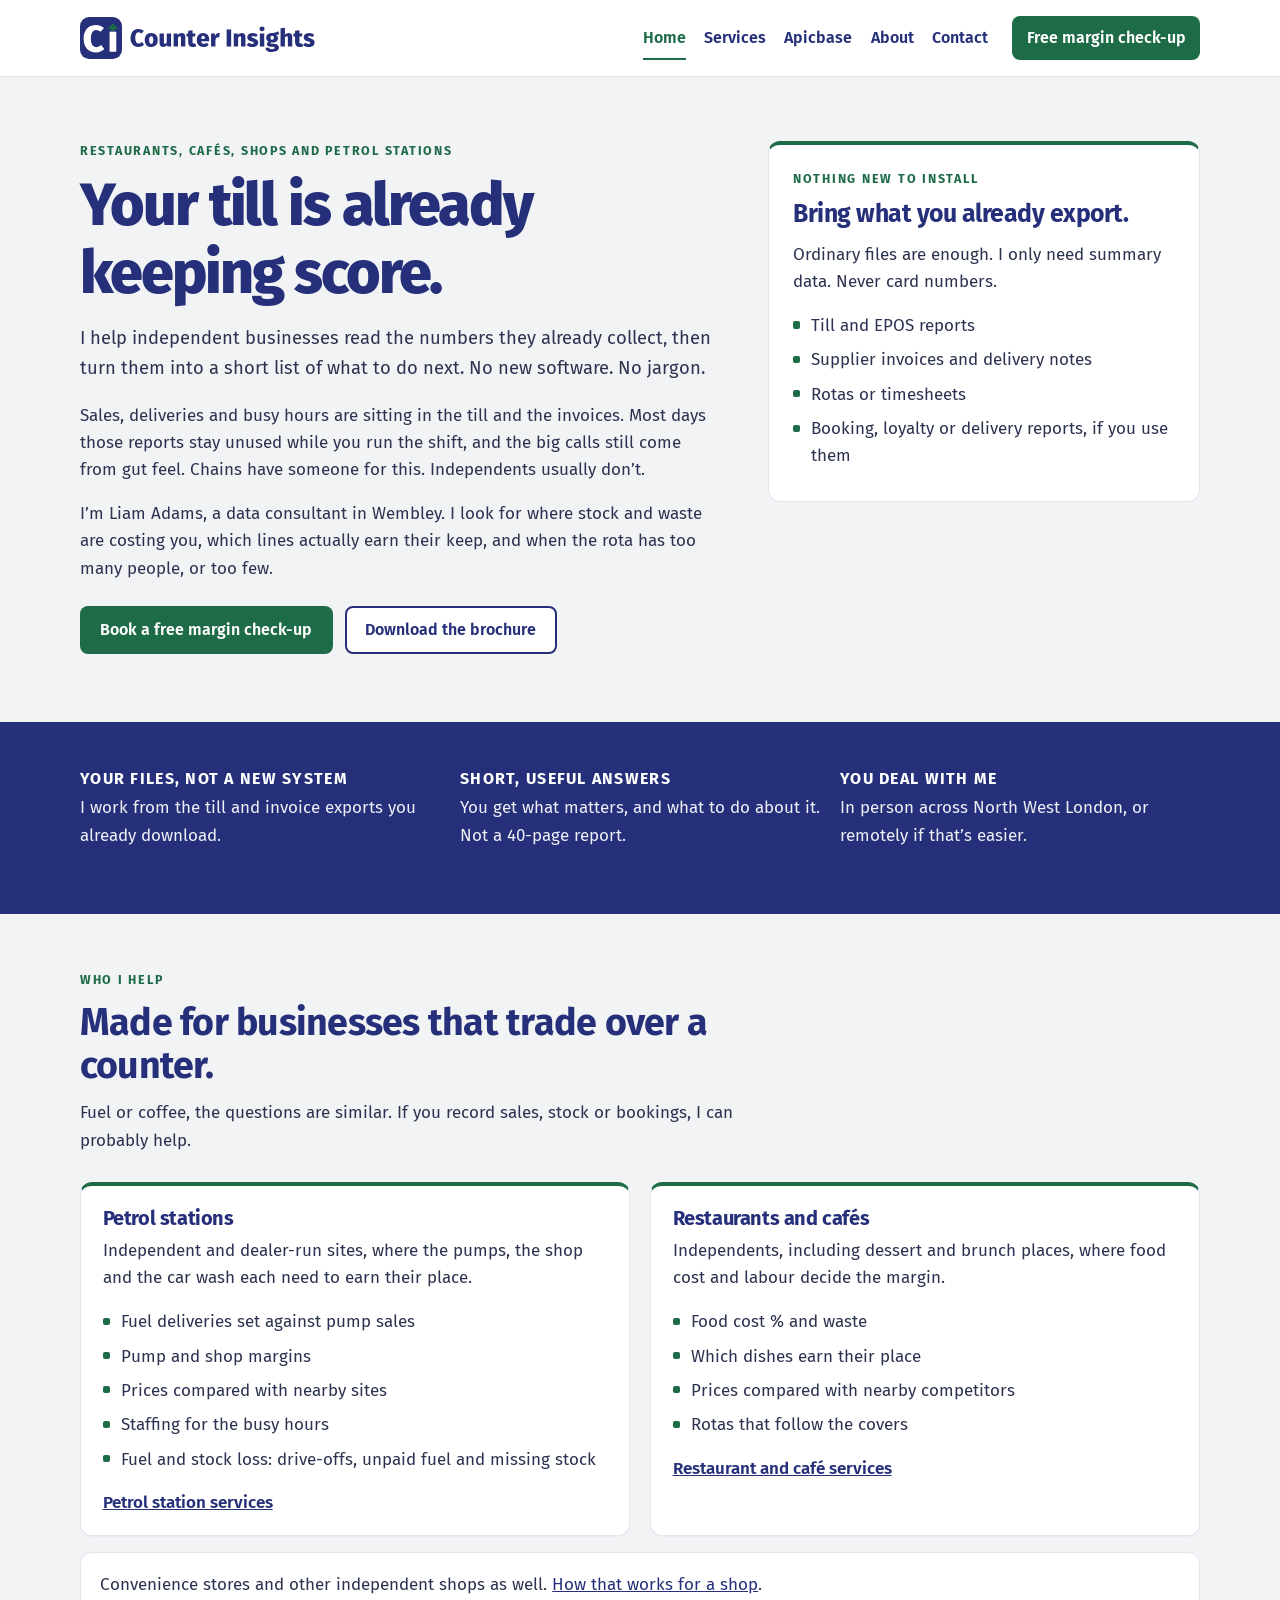
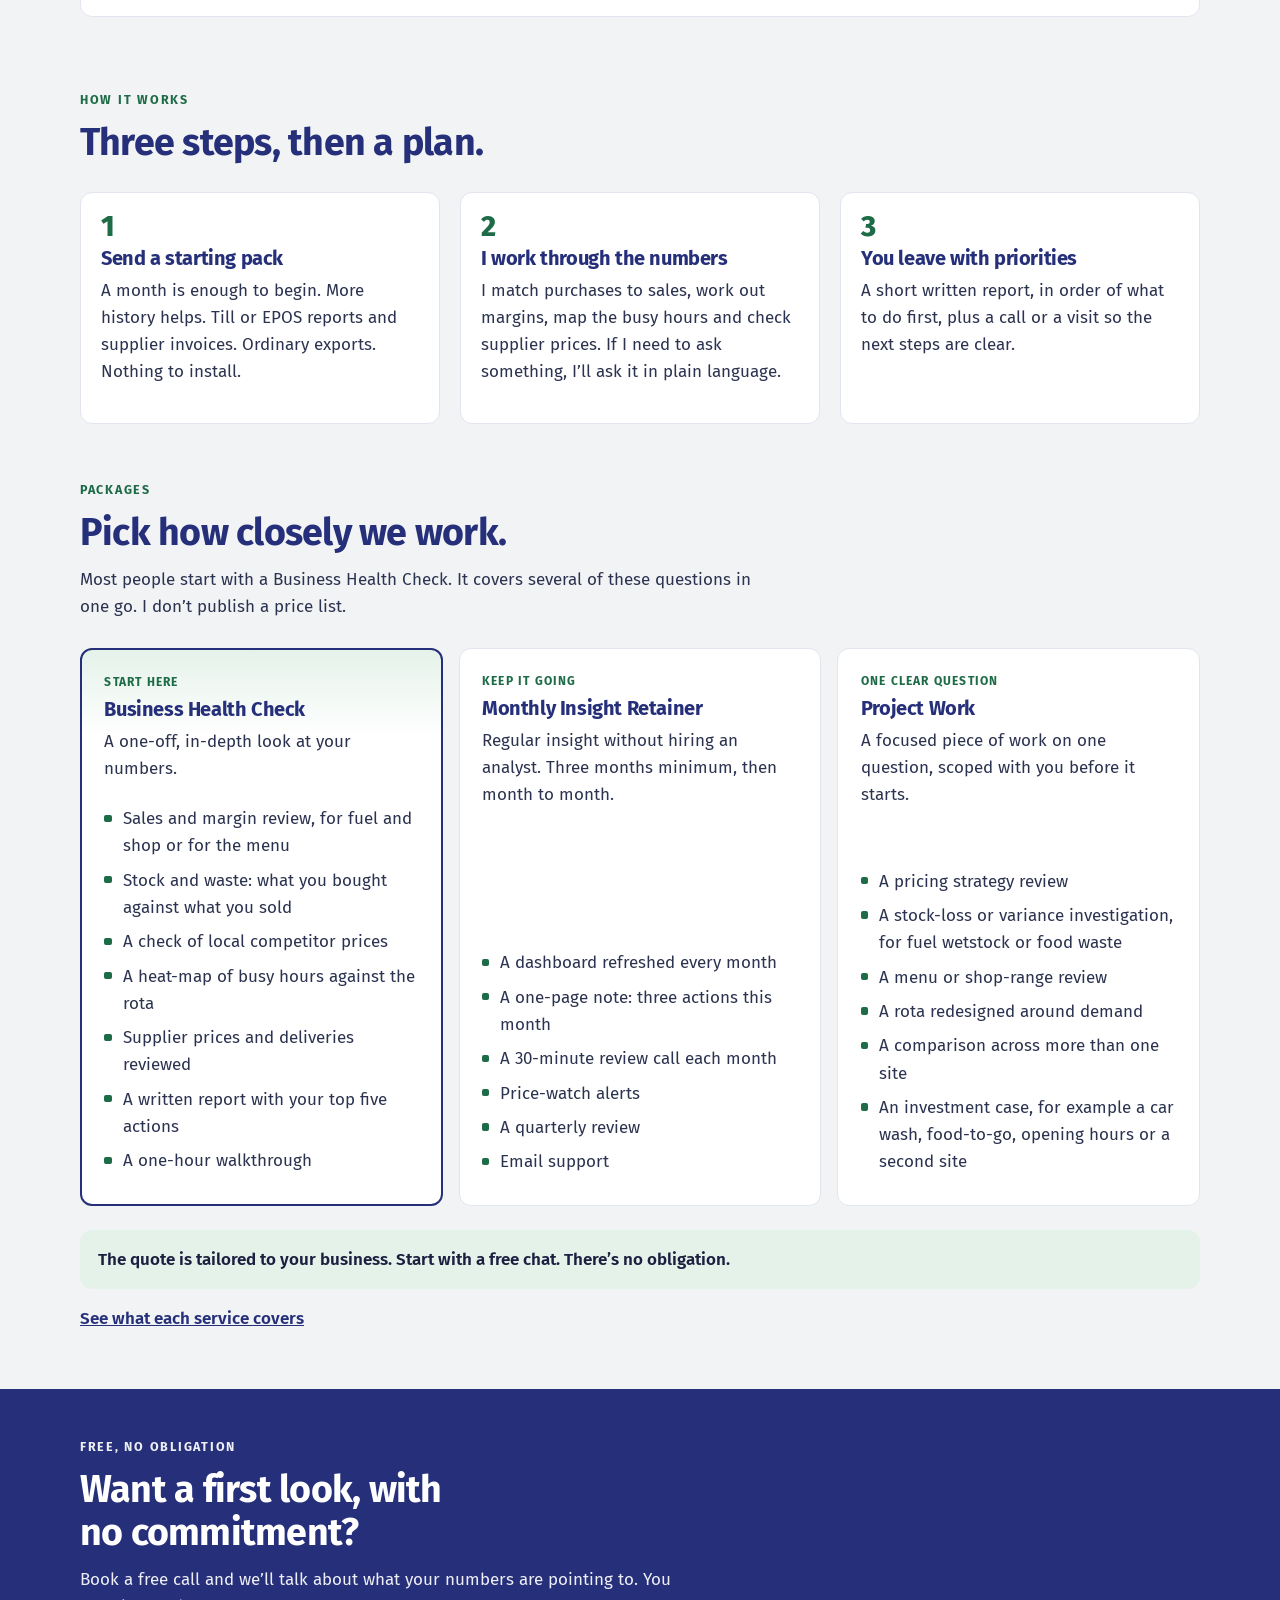
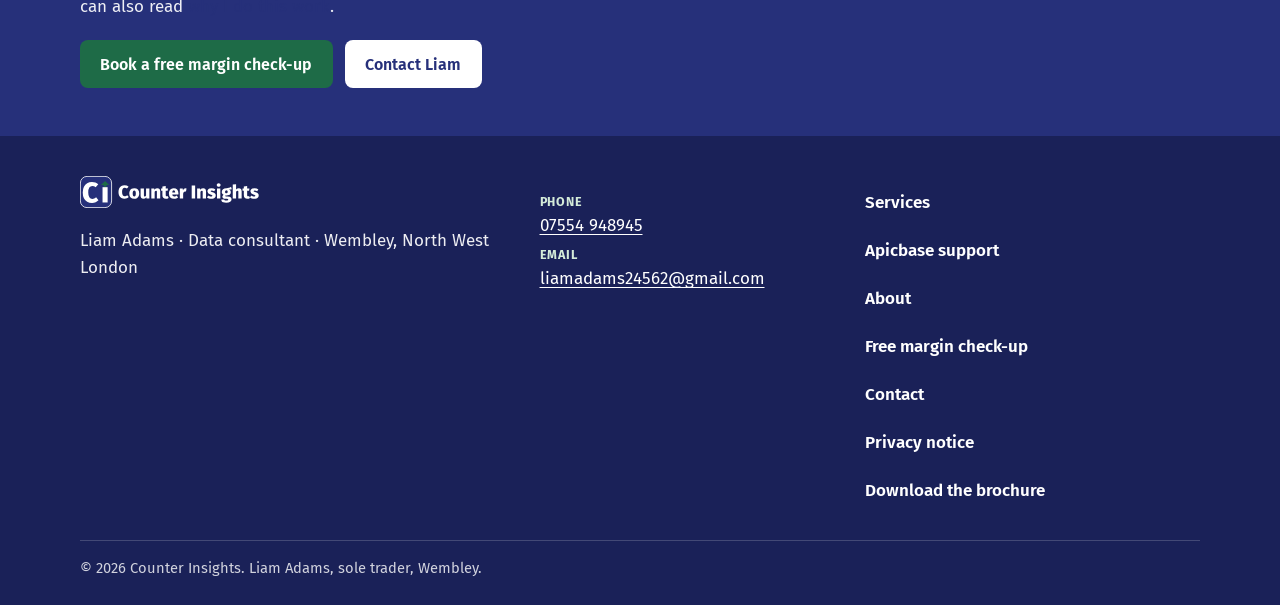
<file: index.html>
<!DOCTYPE html>
<html lang="en-GB">
<head>
  <meta charset="utf-8">
  <meta name="viewport" content="width=device-width, initial-scale=1">
  <title>Counter Insights | The numbers you already have</title>
  <meta name="description" content="I help restaurants, cafés, shops and petrol stations turn till, stock and rota data into a short list of what to do next. Based in Wembley, North West London.">
  <meta name="author" content="Liam Adams">
  <meta name="theme-color" content="#26307a">
  <link rel="canonical" href="https://counter-insights-website.netlify.app/">
  <meta property="og:title" content="Counter Insights | The numbers you already have">
  <meta property="og:description" content="Clear next steps from the till, stock and rota data restaurants, cafés, shops and petrol stations already collect.">
  <meta property="og:type" content="website">
  <meta property="og:locale" content="en_GB">
  <meta property="og:site_name" content="Counter Insights">
  <meta property="og:url" content="https://counter-insights-website.netlify.app/">
  <meta property="og:image" content="https://counter-insights-website.netlify.app/assets/og-image.png">
  <meta property="og:image:width" content="1200">
  <meta property="og:image:height" content="630">
  <meta property="og:image:alt" content="Counter Insights. Your till is already keeping score.">
  <meta name="twitter:card" content="summary_large_image">
  <link rel="icon" href="assets/favicon.svg" type="image/svg+xml">
  <link rel="icon" href="assets/favicon-32.png" type="image/png" sizes="32x32">
  <link rel="icon" href="assets/favicon-16.png" type="image/png" sizes="16x16">
  <link rel="apple-touch-icon" href="assets/apple-touch-icon.png">
  <link rel="stylesheet" href="css/styles.css">
  <script type="application/ld+json">
  {
    "@context": "https://schema.org",
    "@type": "ProfessionalService",
    "name": "Counter Insights",
    "description": "Data consulting that turns the till, stock and rota numbers small businesses already collect into a short list of what to do next.",
    "founder": {
      "@type": "Person",
      "name": "Liam Adams",
      "jobTitle": "Data consultant"
    },
    "areaServed": [
      { "@type": "AdministrativeArea", "name": "North West London" },
      { "@type": "Country", "name": "United Kingdom" }
    ],
    "address": {
      "@type": "PostalAddress",
      "addressLocality": "Wembley",
      "addressRegion": "London",
      "addressCountry": "GB"
    },
    "telephone": "+447554948945",
    "email": "liamadams24562@gmail.com",
    "image": "https://counter-insights-website.netlify.app/assets/og-image.png",
    "url": "https://counter-insights-website.netlify.app/"
  }
  </script>
  <script>document.documentElement.classList.add("js");</script>
</head>
<body>
  <a class="skip-link" href="#main">Skip to content</a>
  <header class="site-header">
    <div class="container header-inner">
      <a class="wordmark" href="index.html">
        <img src="assets/logo.svg" alt="Counter Insights" width="235" height="42">
      </a>
      <button class="nav-toggle" type="button" aria-expanded="false" aria-controls="site-nav">
        <span class="nav-toggle-icon" aria-hidden="true"></span>
        <span class="visually-hidden">Menu</span>
      </button>
      <nav id="site-nav" class="site-nav" aria-label="Main">
        <ul>
          <li><a href="index.html" aria-current="page">Home</a></li>
          <li><a href="services.html">Services</a></li>
          <li><a href="apicbase.html">Apicbase</a></li>
          <li><a href="about.html">About</a></li>
          <li><a href="contact.html">Contact</a></li>
          <li><a class="nav-cta" href="margin-check.html">Free margin check-up</a></li>
        </ul>
      </nav>
    </div>
  </header>

  <main id="main">
    <section class="hero">
      <div class="container hero-grid">
        <div>
          <p class="eyebrow">Restaurants, cafés, shops and petrol stations</p>
          <h1>Your till is already keeping score.</h1>
          <p class="lede">I help independent businesses read the numbers they already collect, then turn them into a short list of what to do next. No new software. No jargon.</p>
          <p>Sales, deliveries and busy hours are sitting in the till and the invoices. Most days those reports stay unused while you run the shift, and the big calls still come from gut feel. Chains have someone for this. Independents usually don’t.</p>
          <p>I’m Liam Adams, a data consultant in Wembley. I look for where stock and waste are costing you, which lines actually earn their keep, and when the rota has too many people, or too few.</p>
          <div class="actions">
            <a class="button button-primary" href="margin-check.html">Book a free margin check-up</a>
            <a class="button button-secondary" href="assets/counter-insights-brochure.pdf" download>Download the brochure</a>
          </div>
        </div>
        <aside class="hero-panel" aria-label="What the work is built from">
          <p class="eyebrow">Nothing new to install</p>
          <h2>Bring what you already export.</h2>
          <p>Ordinary files are enough. I only need summary data. Never card numbers.</p>
          <ul class="ticks">
            <li>Till and EPOS reports</li>
            <li>Supplier invoices and delivery notes</li>
            <li>Rotas or timesheets</li>
            <li>Booking, loyalty or delivery reports, if you use them</li>
          </ul>
        </aside>
      </div>
    </section>

    <section class="band" aria-labelledby="principles-heading">
      <div class="container">
        <h2 id="principles-heading" class="visually-hidden">How I work</h2>
        <div class="principle-grid">
          <article class="principle">
            <h3>Your files, not a new system</h3>
            <p>I work from the till and invoice exports you already download.</p>
          </article>
          <article class="principle">
            <h3>Short, useful answers</h3>
            <p>You get what matters, and what to do about it. Not a 40-page report.</p>
          </article>
          <article class="principle">
            <h3>You deal with me</h3>
            <p>In person across North West London, or remotely if that’s easier.</p>
          </article>
        </div>
      </div>
    </section>

    <section class="section" aria-labelledby="who-heading">
      <div class="container">
        <div class="section-head">
          <p class="eyebrow">Who I help</p>
          <h2 id="who-heading">Made for businesses that trade over a counter.</h2>
          <p>Fuel or coffee, the questions are similar. If you record sales, stock or bookings, I can probably help.</p>
        </div>
        <div class="card-grid two">
          <article class="card card-accent">
            <h3><a href="services.html#petrol-stations">Petrol stations</a></h3>
            <p>Independent and dealer-run sites, where the pumps, the shop and the car wash each need to earn their place.</p>
            <ul class="ticks">
              <li>Fuel deliveries set against pump sales</li>
              <li>Pump and shop margins</li>
              <li>Prices compared with nearby sites</li>
              <li>Staffing for the busy hours</li>
              <li>Fuel and stock loss: drive-offs, unpaid fuel and missing stock</li>
            </ul>
            <p class="more"><a href="services.html#petrol-stations">Petrol station services</a></p>
          </article>
          <article class="card card-accent">
            <h3><a href="services.html#restaurants">Restaurants and cafés</a></h3>
            <p>Independents, including dessert and brunch places, where food cost and labour decide the margin.</p>
            <ul class="ticks">
              <li>Food cost % and waste</li>
              <li>Which dishes earn their place</li>
              <li>Prices compared with nearby competitors</li>
              <li>Rotas that follow the covers</li>
            </ul>
            <p class="more"><a href="services.html#restaurants">Restaurant and café services</a></p>
          </article>
        </div>
        <p class="note">Convenience stores and other independent shops as well. <a href="services.html#shops">How that works for a shop</a>.</p>
      </div>
    </section>

    <section class="section section-follow" aria-labelledby="how-heading">
      <div class="container">
        <div class="section-head">
          <p class="eyebrow">How it works</p>
          <h2 id="how-heading">Three steps, then a plan.</h2>
        </div>
        <div class="steps">
          <article class="step">
            <span class="step-num">1</span>
            <h3>Send a starting pack</h3>
            <p>A month is enough to begin. More history helps. Till or EPOS reports and supplier invoices. Ordinary exports. Nothing to install.</p>
          </article>
          <article class="step">
            <span class="step-num">2</span>
            <h3>I work through the numbers</h3>
            <p>I match purchases to sales, work out margins, map the busy hours and check supplier prices. If I need to ask something, I’ll ask it in plain language.</p>
          </article>
          <article class="step">
            <span class="step-num">3</span>
            <h3>You leave with priorities</h3>
            <p>A short written report, in order of what to do first, plus a call or a visit so the next steps are clear.</p>
          </article>
        </div>
      </div>
    </section>

    <section class="section section-follow" id="packages" aria-labelledby="packages-heading">
      <div class="container">
        <div class="section-head">
          <p class="eyebrow">Packages</p>
          <h2 id="packages-heading">Pick how closely we work.</h2>
          <p>Most people start with a Business Health Check. It covers several of these questions in one go. I don’t publish a price list.</p>
        </div>
        <div class="package-grid">
          <article class="package package-featured">
            <p class="package-kicker">Start here</p>
            <h3>Business Health Check</h3>
            <p>A one-off, in-depth look at your numbers.</p>
            <ul class="ticks">
              <li>Sales and margin review, for fuel and shop or for the menu</li>
              <li>Stock and waste: what you bought against what you sold</li>
              <li>A check of local competitor prices</li>
              <li>A heat-map of busy hours against the rota</li>
              <li>Supplier prices and deliveries reviewed</li>
              <li>A written report with your top five actions</li>
              <li>A one-hour walkthrough</li>
            </ul>
          </article>
          <article class="package">
            <p class="package-kicker">Keep it going</p>
            <h3>Monthly Insight Retainer</h3>
            <p>Regular insight without hiring an analyst. Three months minimum, then month to month.</p>
            <ul class="ticks">
              <li>A dashboard refreshed every month</li>
              <li>A one-page note: three actions this month</li>
              <li>A 30-minute review call each month</li>
              <li>Price-watch alerts</li>
              <li>A quarterly review</li>
              <li>Email support</li>
            </ul>
          </article>
          <article class="package">
            <p class="package-kicker">One clear question</p>
            <h3>Project Work</h3>
            <p>A focused piece of work on one question, scoped with you before it starts.</p>
            <ul class="ticks">
              <li>A pricing strategy review</li>
              <li>A stock-loss or variance investigation, for fuel wetstock or food waste</li>
              <li>A menu or shop-range review</li>
              <li>A rota redesigned around demand</li>
              <li>A comparison across more than one site</li>
              <li>An investment case, for example a car wash, food-to-go, opening hours or a second site</li>
            </ul>
          </article>
        </div>
        <p class="price-note">The quote is tailored to your business. Start with a free chat. There’s no obligation.</p>
        <p class="more"><a href="services.html#seven-services">See what each service covers</a></p>
      </div>
    </section>

    <section class="cta-band" aria-labelledby="cta-heading">
      <div class="container">
        <p class="eyebrow eyebrow-light">Free, no obligation</p>
        <h2 id="cta-heading">Want a first look, with no commitment?</h2>
        <p>Book a free call and we’ll talk about what your numbers are pointing to. You can also read <a href="about.html">why I do this work</a>.</p>
        <div class="actions">
          <a class="button button-primary" href="margin-check.html">Book a free margin check-up</a>
          <a class="button button-on-navy" href="contact.html">Contact Liam</a>
        </div>
      </div>
    </section>
  </main>

  <footer class="site-footer">
    <div class="container footer-grid">
      <div>
        <a class="footer-logo" href="index.html"><img src="assets/logo-reversed.svg" alt="Counter Insights" width="179" height="32"></a>
        <p>Liam Adams · Data consultant · Wembley, North West London</p>
      </div>
      <div>
        <ul class="contact-list">
          <li>
            <span>Phone</span>
            <a href="tel:+447554948945">07554 948945</a>
          </li>
          <li>
            <span>Email</span>
            <a href="mailto:liamadams24562@gmail.com">liamadams24562@gmail.com</a>
          </li>
        </ul>
      </div>
      <nav aria-label="Footer">
        <ul class="footer-nav">
          <li><a href="services.html">Services</a></li>
          <li><a href="apicbase.html">Apicbase support</a></li>
          <li><a href="about.html">About</a></li>
          <li><a href="margin-check.html">Free margin check-up</a></li>
          <li><a href="contact.html">Contact</a></li>
          <li><a href="privacy.html">Privacy notice</a></li>
          <li><a href="assets/counter-insights-brochure.pdf" download>Download the brochure</a></li>
        </ul>
      </nav>
    </div>
    <div class="container">
      <p class="legal">© 2026 Counter Insights. Liam Adams, sole trader, Wembley.</p>
    </div>
  </footer>
  <script src="js/nav.js"></script>
</body>
</html>
</file>
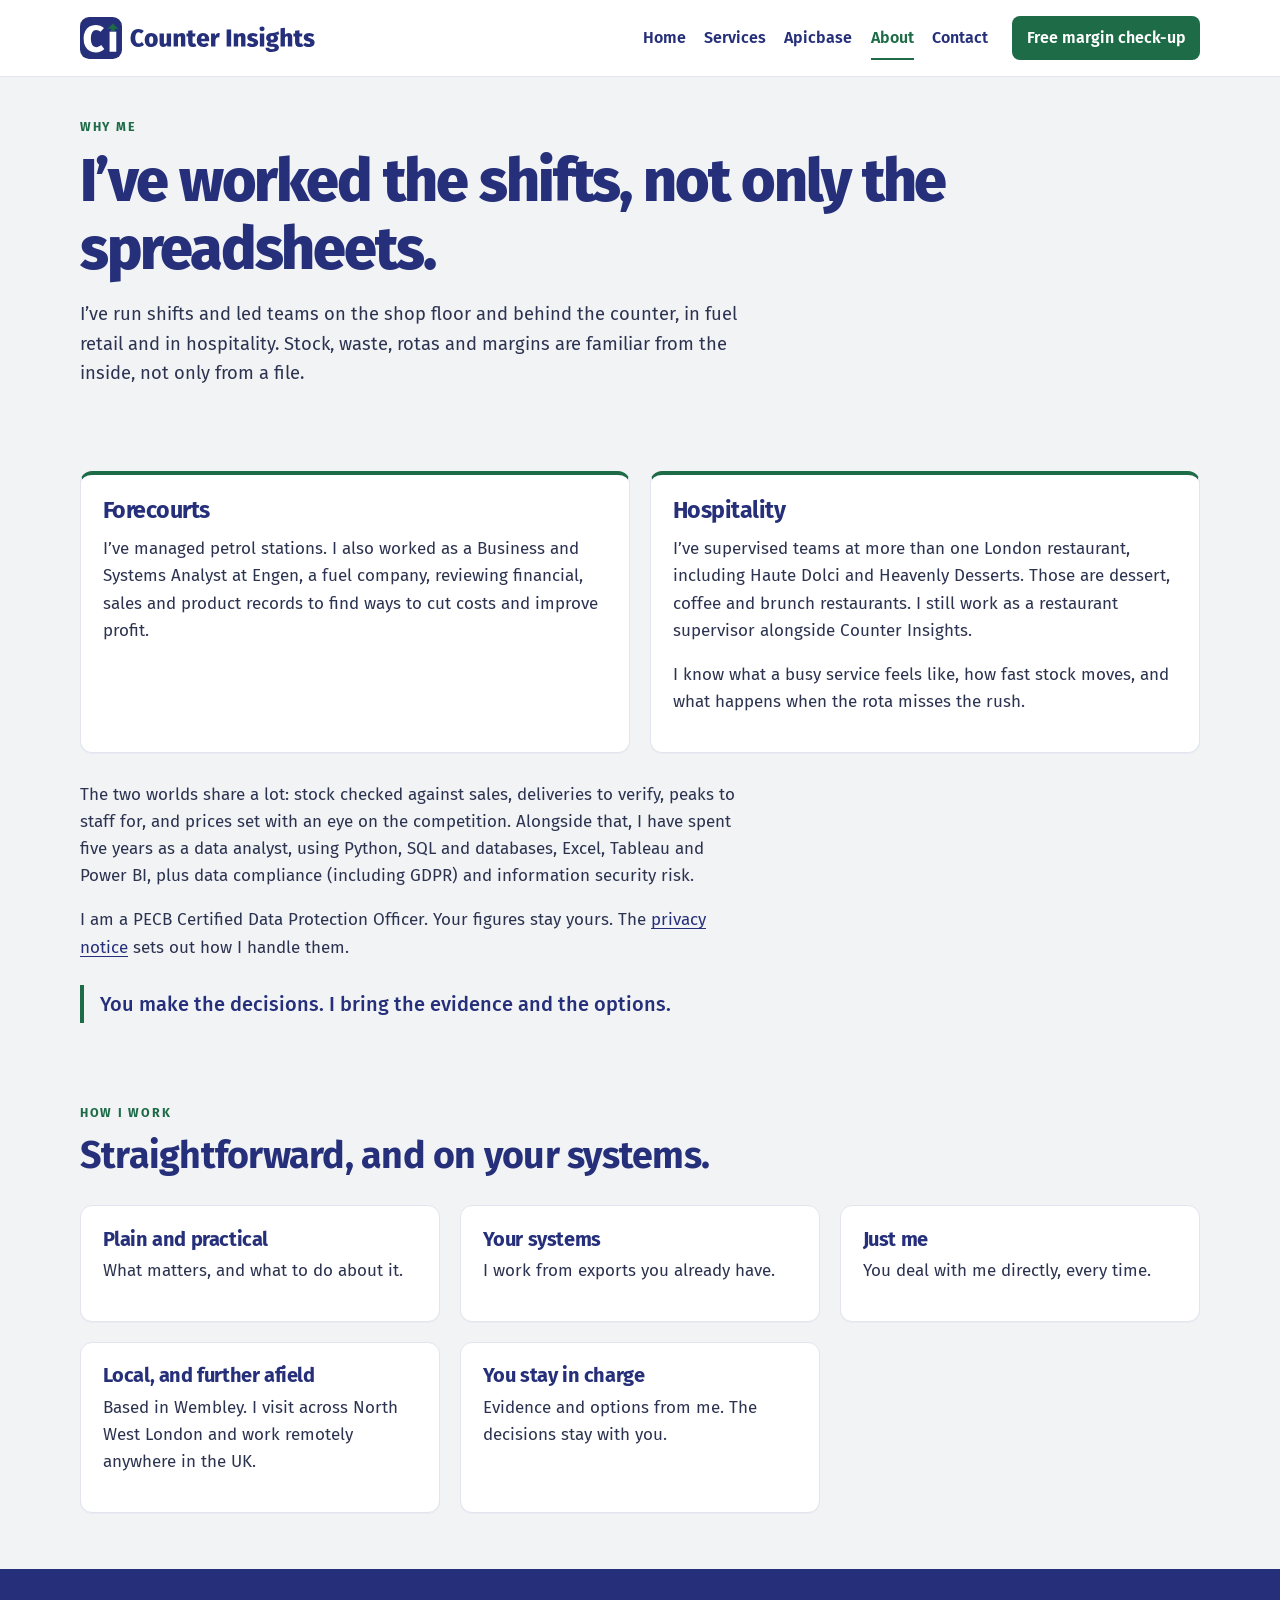
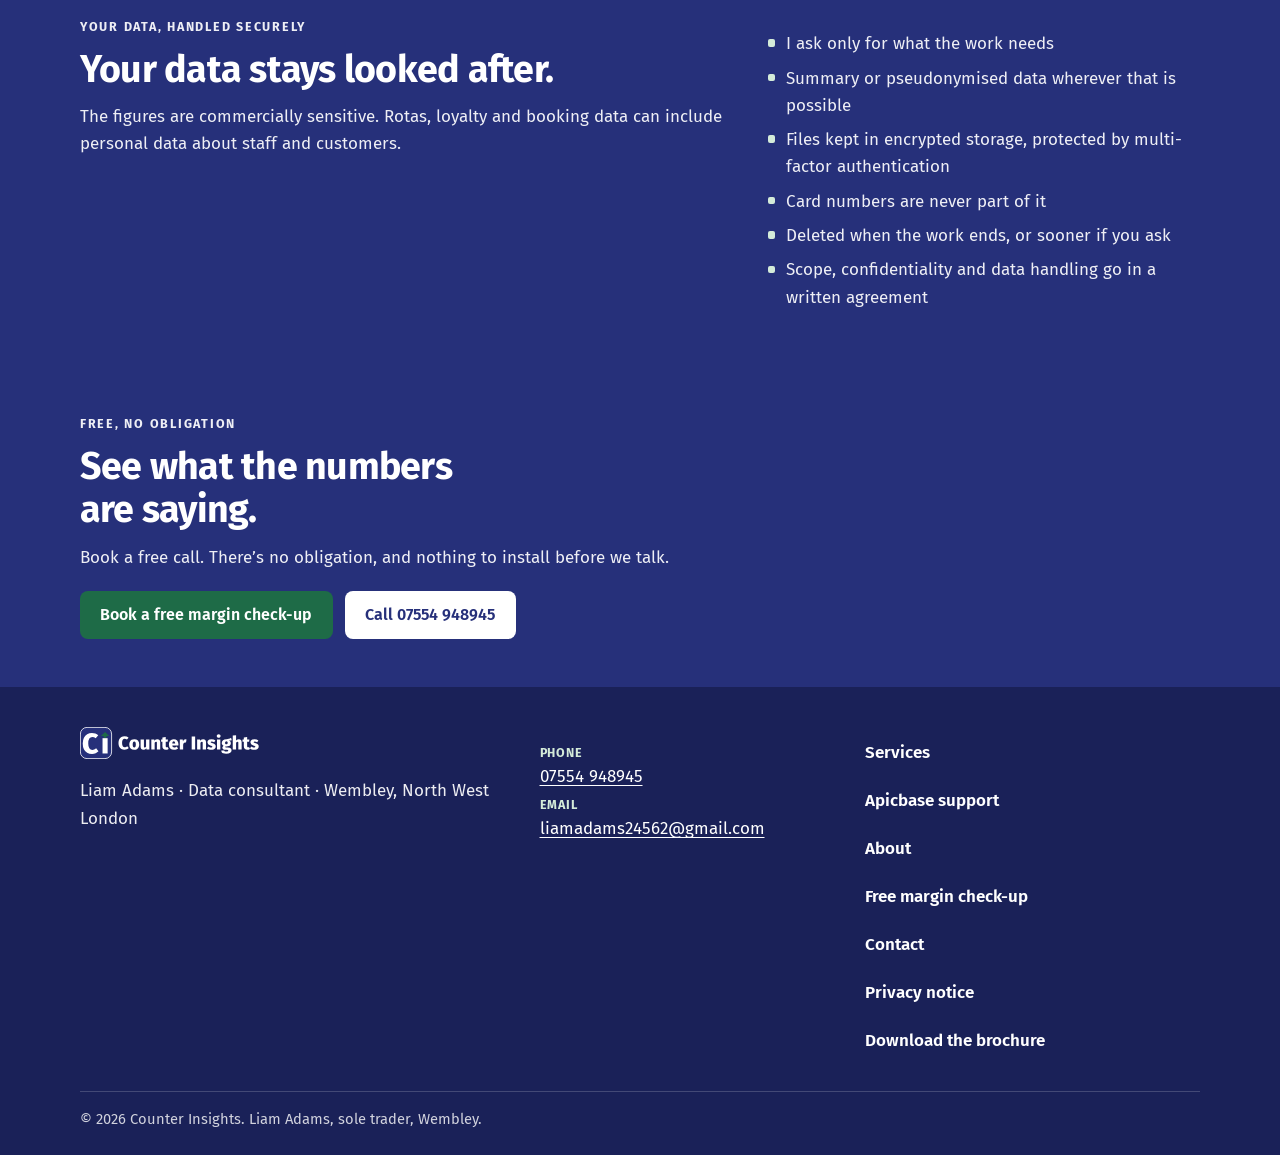
<file: about.html>
<!DOCTYPE html>
<html lang="en-GB">
<head>
  <meta charset="utf-8">
  <meta name="viewport" content="width=device-width, initial-scale=1">
  <title>About Liam Adams | Counter Insights</title>
  <meta name="description" content="Liam Adams is a Wembley data consultant. He has managed petrol stations and supervised London restaurants, including Haute Dolci and Heavenly Desserts.">
  <meta name="author" content="Liam Adams">
  <meta name="theme-color" content="#26307a">
  <link rel="canonical" href="https://counter-insights-website.netlify.app/about.html">
  <meta property="og:title" content="About Liam Adams | Counter Insights">
  <meta property="og:description" content="Fuel retail and hospitality, from the shift as well as the spreadsheet. Five years as a data analyst. Based in Wembley.">
  <meta property="og:type" content="profile">
  <meta property="og:locale" content="en_GB">
  <meta property="og:site_name" content="Counter Insights">
  <meta property="og:url" content="https://counter-insights-website.netlify.app/about.html">
  <meta property="og:image" content="https://counter-insights-website.netlify.app/assets/og-image.png">
  <meta property="og:image:alt" content="Counter Insights. Your till is already keeping score.">
  <meta name="twitter:card" content="summary_large_image">
  <link rel="icon" href="assets/favicon.svg" type="image/svg+xml">
  <link rel="icon" href="assets/favicon-32.png" type="image/png" sizes="32x32">
  <link rel="icon" href="assets/favicon-16.png" type="image/png" sizes="16x16">
  <link rel="apple-touch-icon" href="assets/apple-touch-icon.png">
  <link rel="stylesheet" href="css/styles.css">
  <script type="application/ld+json">
  {
    "@context": "https://schema.org",
    "@type": "Person",
    "name": "Liam Adams",
    "jobTitle": "Data consultant",
    "worksFor": {
      "@type": "ProfessionalService",
      "name": "Counter Insights"
    },
    "homeLocation": {
      "@type": "Place",
      "name": "Wembley, North West London"
    },
    "email": "liamadams24562@gmail.com",
    "telephone": "+447554948945",
    "knowsAbout": ["Data analysis", "Food cost", "Menu profitability", "Petrol station retail", "GDPR", "Apicbase"]
  }
  </script>
  <script>document.documentElement.classList.add("js");</script>
</head>
<body>
  <a class="skip-link" href="#main">Skip to content</a>
  <header class="site-header">
    <div class="container header-inner">
      <a class="wordmark" href="index.html">
        <img src="assets/logo.svg" alt="Counter Insights" width="235" height="42">
      </a>
      <button class="nav-toggle" type="button" aria-expanded="false" aria-controls="site-nav">
        <span class="nav-toggle-icon" aria-hidden="true"></span>
        <span class="visually-hidden">Menu</span>
      </button>
      <nav id="site-nav" class="site-nav" aria-label="Main">
        <ul>
          <li><a href="index.html">Home</a></li>
          <li><a href="services.html">Services</a></li>
          <li><a href="apicbase.html">Apicbase</a></li>
          <li><a href="about.html" aria-current="page">About</a></li>
          <li><a href="contact.html">Contact</a></li>
          <li><a class="nav-cta" href="margin-check.html">Free margin check-up</a></li>
        </ul>
      </nav>
    </div>
  </header>

  <main id="main">
    <header class="page-hero">
      <div class="container">
        <p class="eyebrow">Why me</p>
        <h1>I’ve worked the shifts, not only the spreadsheets.</h1>
        <p class="lede">I’ve run shifts and led teams on the shop floor and behind the counter, in fuel retail and in hospitality. Stock, waste, rotas and margins are familiar from the inside, not only from a file.</p>
      </div>
    </header>

    <section class="section">
      <div class="container">
        <div class="card-grid two">
          <article class="card card-accent">
            <h2>Forecourts</h2>
            <p>I’ve managed petrol stations. I also worked as a Business and Systems Analyst at Engen, a fuel company, reviewing financial, sales and product records to find ways to cut costs and improve profit.</p>
          </article>
          <article class="card card-accent">
            <h2>Hospitality</h2>
            <p>I’ve supervised teams at more than one London restaurant, including Haute Dolci and Heavenly Desserts. Those are dessert, coffee and brunch restaurants. I still work as a restaurant supervisor alongside Counter Insights.</p>
            <p>I know what a busy service feels like, how fast stock moves, and what happens when the rota misses the rush.</p>
          </article>
        </div>
        <div class="prose prose-gap">
          <p>The two worlds share a lot: stock checked against sales, deliveries to verify, peaks to staff for, and prices set with an eye on the competition. Alongside that, I have spent five years as a data analyst, using Python, SQL and databases, Excel, Tableau and Power BI, plus data compliance (including GDPR) and information security risk.</p>
          <p>I am a PECB Certified Data Protection Officer. Your figures stay yours. The <a href="privacy.html">privacy notice</a> sets out how I handle them.</p>
        </div>
        <blockquote class="quote">
          <p>You make the decisions. I bring the evidence and the options.</p>
        </blockquote>
      </div>
    </section>

    <section class="section section-follow" aria-labelledby="how-heading">
      <div class="container">
        <div class="section-head">
          <p class="eyebrow">How I work</p>
          <h2 id="how-heading">Straightforward, and on your systems.</h2>
        </div>
        <div class="card-grid">
          <article class="card">
            <h3>Plain and practical</h3>
            <p>What matters, and what to do about it.</p>
          </article>
          <article class="card">
            <h3>Your systems</h3>
            <p>I work from exports you already have.</p>
          </article>
          <article class="card">
            <h3>Just me</h3>
            <p>You deal with me directly, every time.</p>
          </article>
          <article class="card">
            <h3>Local, and further afield</h3>
            <p>Based in Wembley. I visit across North West London and work remotely anywhere in the UK.</p>
          </article>
          <article class="card">
            <h3>You stay in charge</h3>
            <p>Evidence and options from me. The decisions stay with you.</p>
          </article>
        </div>
      </div>
    </section>

    <section class="band" aria-labelledby="data-heading">
      <div class="container split">
        <div>
          <p class="eyebrow eyebrow-light">Your data, handled securely</p>
          <h2 id="data-heading">Your data stays looked after.</h2>
          <p>The figures are commercially sensitive. Rotas, loyalty and booking data can include personal data about staff and customers.</p>
        </div>
        <ul class="ticks">
          <li>I ask only for what the work needs</li>
          <li>Summary or pseudonymised data wherever that is possible</li>
          <li>Files kept in encrypted storage, protected by multi-factor authentication</li>
          <li>Card numbers are never part of it</li>
          <li>Deleted when the work ends, or sooner if you ask</li>
          <li>Scope, confidentiality and data handling go in a written agreement</li>
        </ul>
      </div>
    </section>

    <section class="cta-band">
      <div class="container">
        <p class="eyebrow eyebrow-light">Free, no obligation</p>
        <h2>See what the numbers are saying.</h2>
        <p>Book a free call. There’s no obligation, and nothing to install before we talk.</p>
        <div class="actions">
          <a class="button button-primary" href="margin-check.html">Book a free margin check-up</a>
          <a class="button button-on-navy" href="tel:+447554948945">Call 07554 948945</a>
        </div>
      </div>
    </section>
  </main>

  <footer class="site-footer">
    <div class="container footer-grid">
      <div>
        <a class="footer-logo" href="index.html"><img src="assets/logo-reversed.svg" alt="Counter Insights" width="179" height="32"></a>
        <p>Liam Adams · Data consultant · Wembley, North West London</p>
      </div>
      <div>
        <ul class="contact-list">
          <li>
            <span>Phone</span>
            <a href="tel:+447554948945">07554 948945</a>
          </li>
          <li>
            <span>Email</span>
            <a href="mailto:liamadams24562@gmail.com">liamadams24562@gmail.com</a>
          </li>
        </ul>
      </div>
      <nav aria-label="Footer">
        <ul class="footer-nav">
          <li><a href="services.html">Services</a></li>
          <li><a href="apicbase.html">Apicbase support</a></li>
          <li><a href="about.html">About</a></li>
          <li><a href="margin-check.html">Free margin check-up</a></li>
          <li><a href="contact.html">Contact</a></li>
          <li><a href="privacy.html">Privacy notice</a></li>
          <li><a href="assets/counter-insights-brochure.pdf" download>Download the brochure</a></li>
        </ul>
      </nav>
    </div>
    <div class="container">
      <p class="legal">© 2026 Counter Insights. Liam Adams, sole trader, Wembley.</p>
    </div>
  </footer>
  <script src="js/nav.js"></script>
</body>
</html>
</file>
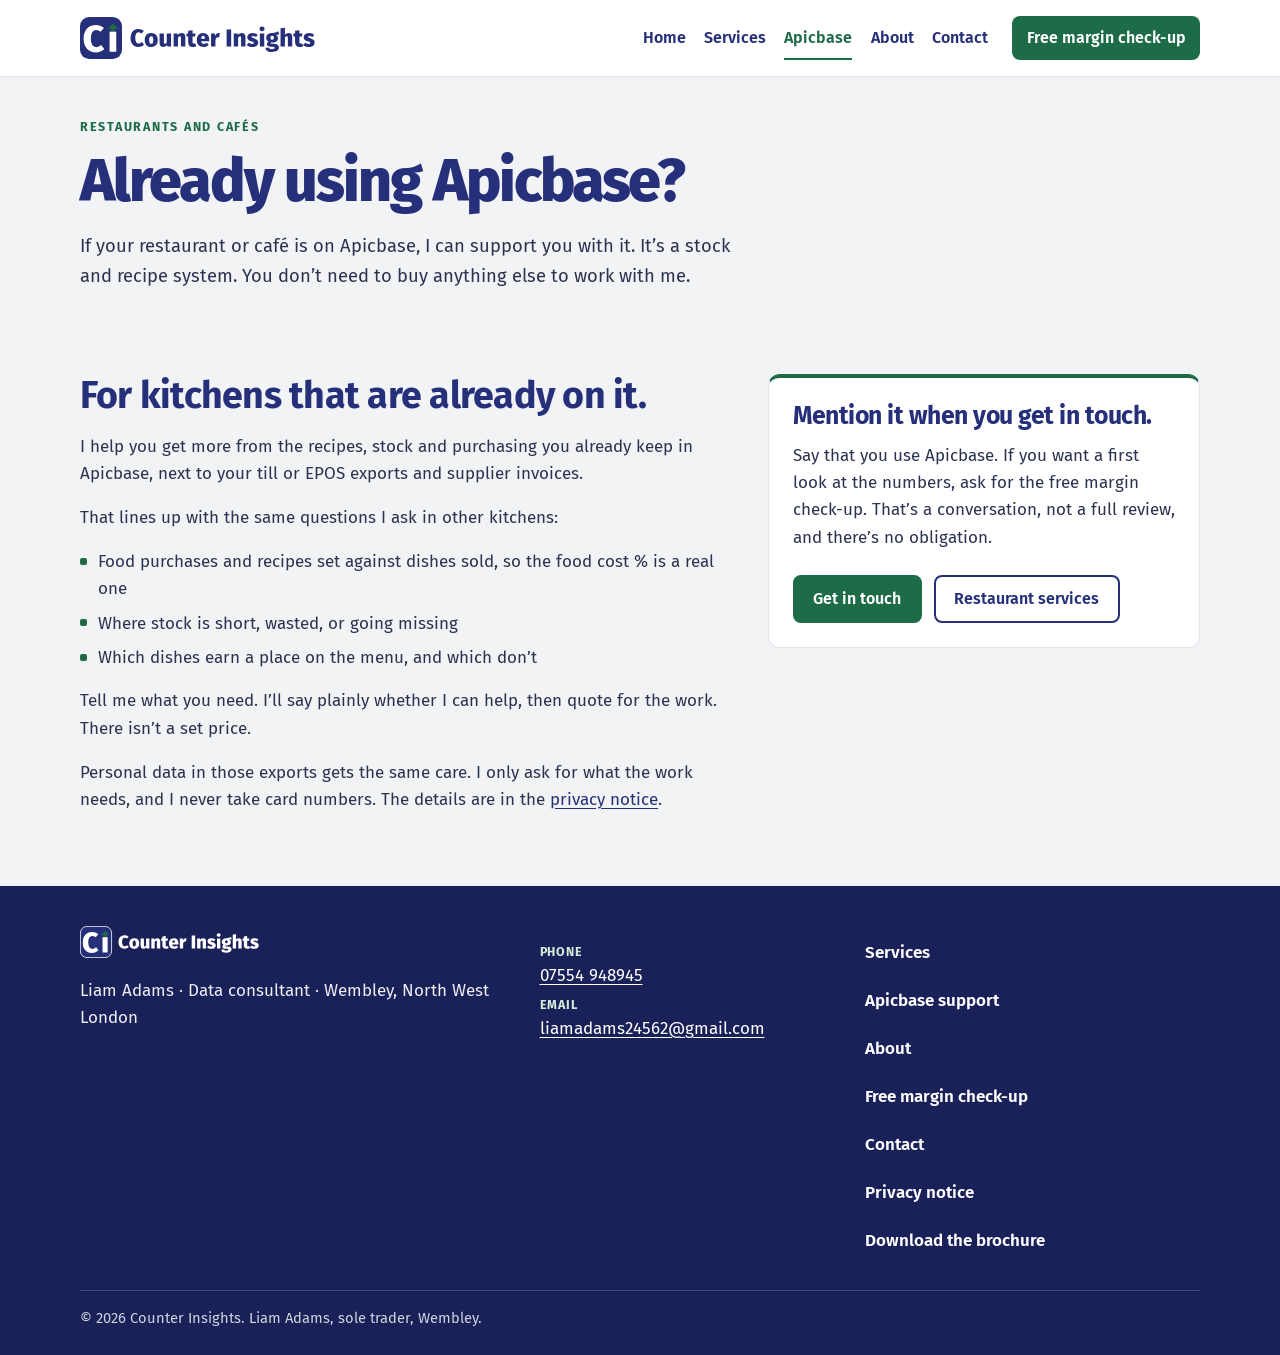
<file: apicbase.html>
<!DOCTYPE html>
<html lang="en-GB">
<head>
  <meta charset="utf-8">
  <meta name="viewport" content="width=device-width, initial-scale=1">
  <title>Apicbase support | Counter Insights</title>
  <meta name="description" content="Support for restaurants and cafés already on Apicbase, the stock and recipe system, alongside the till and invoices you already have.">
  <meta name="author" content="Liam Adams">
  <meta name="theme-color" content="#26307a">
  <link rel="canonical" href="https://counter-insights-website.netlify.app/apicbase.html">
  <meta property="og:title" content="Apicbase support | Counter Insights">
  <meta property="og:description" content="Help for restaurants and cafés that already use Apicbase, next to the till and invoice exports you have.">
  <meta property="og:type" content="website">
  <meta property="og:locale" content="en_GB">
  <meta property="og:site_name" content="Counter Insights">
  <meta property="og:url" content="https://counter-insights-website.netlify.app/apicbase.html">
  <meta property="og:image" content="https://counter-insights-website.netlify.app/assets/og-image.png">
  <meta property="og:image:alt" content="Counter Insights. Your till is already keeping score.">
  <meta name="twitter:card" content="summary_large_image">
  <link rel="icon" href="assets/favicon.svg" type="image/svg+xml">
  <link rel="icon" href="assets/favicon-32.png" type="image/png" sizes="32x32">
  <link rel="icon" href="assets/favicon-16.png" type="image/png" sizes="16x16">
  <link rel="apple-touch-icon" href="assets/apple-touch-icon.png">
  <link rel="stylesheet" href="css/styles.css">
  <script>document.documentElement.classList.add("js");</script>
</head>
<body>
  <a class="skip-link" href="#main">Skip to content</a>
  <header class="site-header">
    <div class="container header-inner">
      <a class="wordmark" href="index.html">
        <img src="assets/logo.svg" alt="Counter Insights" width="235" height="42">
      </a>
      <button class="nav-toggle" type="button" aria-expanded="false" aria-controls="site-nav">
        <span class="nav-toggle-icon" aria-hidden="true"></span>
        <span class="visually-hidden">Menu</span>
      </button>
      <nav id="site-nav" class="site-nav" aria-label="Main">
        <ul>
          <li><a href="index.html">Home</a></li>
          <li><a href="services.html">Services</a></li>
          <li><a href="apicbase.html" aria-current="page">Apicbase</a></li>
          <li><a href="about.html">About</a></li>
          <li><a href="contact.html">Contact</a></li>
          <li><a class="nav-cta" href="margin-check.html">Free margin check-up</a></li>
        </ul>
      </nav>
    </div>
  </header>

  <main id="main">
    <header class="page-hero">
      <div class="container">
        <p class="eyebrow">Restaurants and cafés</p>
        <h1>Already using Apicbase?</h1>
        <p class="lede">If your restaurant or café is on Apicbase, I can support you with it. It’s a stock and recipe system. You don’t need to buy anything else to work with me.</p>
      </div>
    </header>

    <section class="section">
      <div class="container split">
        <div class="prose">
          <h2>For kitchens that are already on it.</h2>
          <p>I help you get more from the recipes, stock and purchasing you already keep in Apicbase, next to your till or EPOS exports and supplier invoices.</p>
          <p>That lines up with the same questions I ask in other kitchens:</p>
          <ul class="ticks">
            <li>Food purchases and recipes set against dishes sold, so the food cost % is a real one</li>
            <li>Where stock is short, wasted, or going missing</li>
            <li>Which dishes earn a place on the menu, and which don’t</li>
          </ul>
          <p>Tell me what you need. I’ll say plainly whether I can help, then quote for the work. There isn’t a set price.</p>
          <p>Personal data in those exports gets the same care. I only ask for what the work needs, and I never take card numbers. The details are in the <a href="privacy.html">privacy notice</a>.</p>
        </div>
        <aside class="hero-panel">
          <h2>Mention it when you get in touch.</h2>
          <p>Say that you use Apicbase. If you want a first look at the numbers, ask for the free margin check-up. That’s a conversation, not a full review, and there’s no obligation.</p>
          <div class="actions">
            <a class="button button-primary" href="contact.html?checkup=1#contact-form">Get in touch</a>
            <a class="button button-secondary" href="services.html#restaurants">Restaurant services</a>
          </div>
        </aside>
      </div>
    </section>
  </main>

  <footer class="site-footer">
    <div class="container footer-grid">
      <div>
        <a class="footer-logo" href="index.html"><img src="assets/logo-reversed.svg" alt="Counter Insights" width="179" height="32"></a>
        <p>Liam Adams · Data consultant · Wembley, North West London</p>
      </div>
      <div>
        <ul class="contact-list">
          <li>
            <span>Phone</span>
            <a href="tel:+447554948945">07554 948945</a>
          </li>
          <li>
            <span>Email</span>
            <a href="mailto:liamadams24562@gmail.com">liamadams24562@gmail.com</a>
          </li>
        </ul>
      </div>
      <nav aria-label="Footer">
        <ul class="footer-nav">
          <li><a href="services.html">Services</a></li>
          <li><a href="apicbase.html">Apicbase support</a></li>
          <li><a href="about.html">About</a></li>
          <li><a href="margin-check.html">Free margin check-up</a></li>
          <li><a href="contact.html">Contact</a></li>
          <li><a href="privacy.html">Privacy notice</a></li>
          <li><a href="assets/counter-insights-brochure.pdf" download>Download the brochure</a></li>
        </ul>
      </nav>
    </div>
    <div class="container">
      <p class="legal">© 2026 Counter Insights. Liam Adams, sole trader, Wembley.</p>
    </div>
  </footer>
  <script src="js/nav.js"></script>
</body>
</html>
</file>
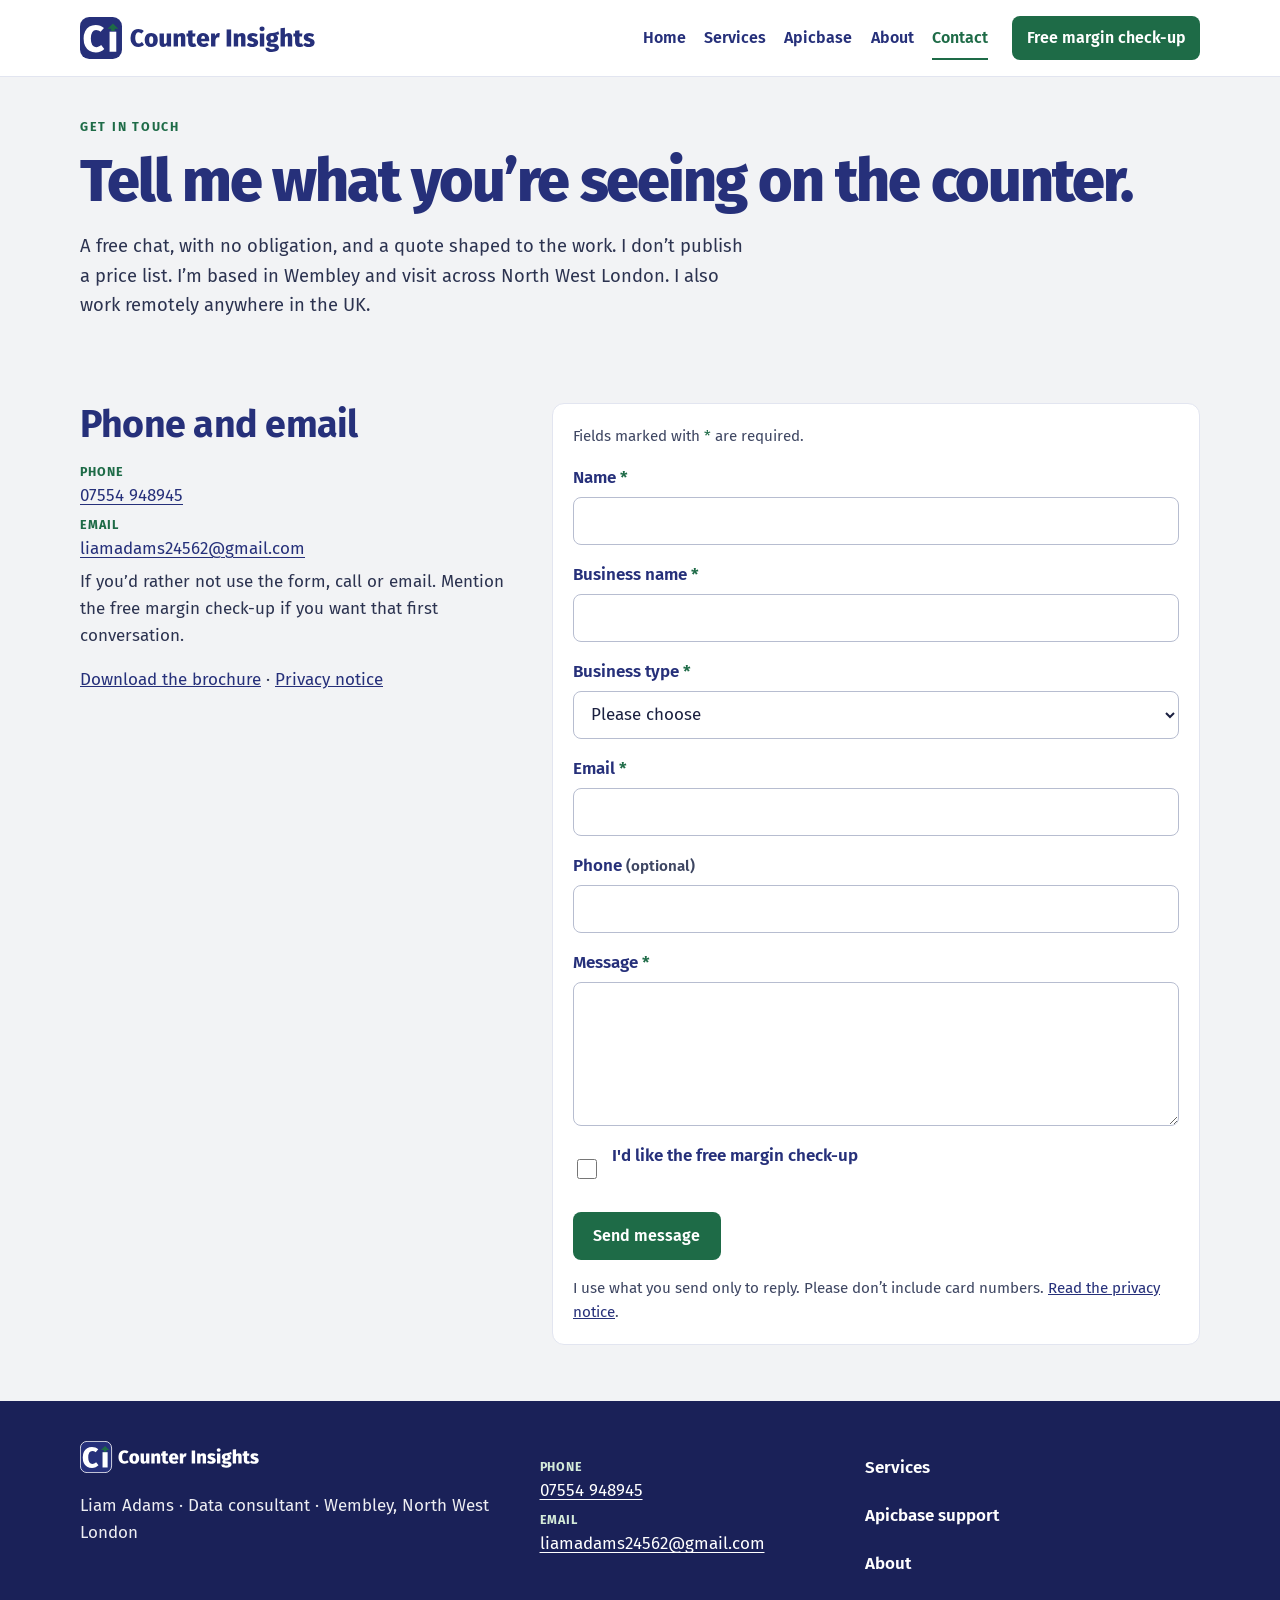
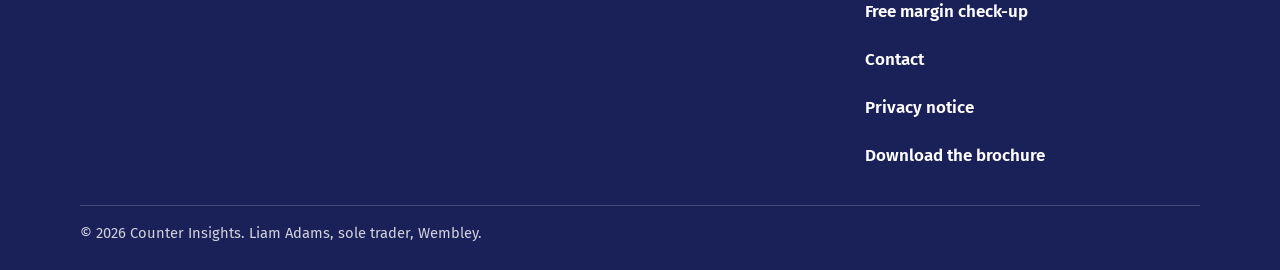
<file: contact.html>
<!DOCTYPE html>
<html lang="en-GB">
<head>
  <meta charset="utf-8">
  <meta name="viewport" content="width=device-width, initial-scale=1">
  <title>Contact | Counter Insights</title>
  <meta name="description" content="Call 07554 948945, email liamadams24562@gmail.com, or send a message. Free chat, then a quote shaped to the work. No price list.">
  <meta name="author" content="Liam Adams">
  <meta name="theme-color" content="#26307a">
  <link rel="canonical" href="https://counter-insights-website.netlify.app/contact.html">
  <meta property="og:title" content="Contact | Counter Insights">
  <meta property="og:description" content="Phone, email or a short form. Ask for the free margin check-up, or for a quote shaped to the work.">
  <meta property="og:type" content="website">
  <meta property="og:locale" content="en_GB">
  <meta property="og:site_name" content="Counter Insights">
  <meta property="og:url" content="https://counter-insights-website.netlify.app/contact.html">
  <meta property="og:image" content="https://counter-insights-website.netlify.app/assets/og-image.png">
  <meta property="og:image:alt" content="Counter Insights. Your till is already keeping score.">
  <meta name="twitter:card" content="summary_large_image">
  <link rel="icon" href="assets/favicon.svg" type="image/svg+xml">
  <link rel="icon" href="assets/favicon-32.png" type="image/png" sizes="32x32">
  <link rel="icon" href="assets/favicon-16.png" type="image/png" sizes="16x16">
  <link rel="apple-touch-icon" href="assets/apple-touch-icon.png">
  <link rel="stylesheet" href="css/styles.css">
  <script>document.documentElement.classList.add("js");</script>
</head>
<body>
  <a class="skip-link" href="#main">Skip to content</a>
  <header class="site-header">
    <div class="container header-inner">
      <a class="wordmark" href="index.html">
        <img src="assets/logo.svg" alt="Counter Insights" width="235" height="42">
      </a>
      <button class="nav-toggle" type="button" aria-expanded="false" aria-controls="site-nav">
        <span class="nav-toggle-icon" aria-hidden="true"></span>
        <span class="visually-hidden">Menu</span>
      </button>
      <nav id="site-nav" class="site-nav" aria-label="Main">
        <ul>
          <li><a href="index.html">Home</a></li>
          <li><a href="services.html">Services</a></li>
          <li><a href="apicbase.html">Apicbase</a></li>
          <li><a href="about.html">About</a></li>
          <li><a href="contact.html" aria-current="page">Contact</a></li>
          <li><a class="nav-cta" href="margin-check.html">Free margin check-up</a></li>
        </ul>
      </nav>
    </div>
  </header>

  <main id="main">
    <header class="page-hero">
      <div class="container">
        <p class="eyebrow">Get in touch</p>
        <h1>Tell me what you’re seeing on the counter.</h1>
        <p class="lede">A free chat, with no obligation, and a quote shaped to the work. I don’t publish a price list. I’m based in Wembley and visit across North West London. I also work remotely anywhere in the UK.</p>
      </div>
    </header>

    <section class="section">
      <div class="container contact-layout">
        <div>
          <h2>Phone and email</h2>
          <ul class="contact-list">
            <li>
              <span>Phone</span>
              <a href="tel:+447554948945">07554 948945</a>
            </li>
            <li>
              <span>Email</span>
              <a href="mailto:liamadams24562@gmail.com">liamadams24562@gmail.com</a>
            </li>
          </ul>
          <p>If you’d rather not use the form, call or email. Mention the free margin check-up if you want that first conversation.</p>
          <p><a href="assets/counter-insights-brochure.pdf" download>Download the brochure</a> · <a href="privacy.html">Privacy notice</a></p>
        </div>

        <form
          class="form"
          id="contact-form"
          name="contact"
          method="POST"
          action="/thank-you.html"
          data-netlify="true"
          netlify-honeypot="bot-field"
          data-netlify-honeypot="bot-field"
        >
          <input type="hidden" name="form-name" value="contact">
          <p hidden>
            <label>Don’t fill this out if you’re human: <input name="bot-field" autocomplete="off" tabindex="-1"></label>
          </p>
          <p class="form-note">Fields marked with <span class="req" aria-hidden="true">*</span> are required.</p>

          <div class="field">
            <label for="name">Name <span class="req" aria-hidden="true">*</span></label>
            <input id="name" name="name" type="text" autocomplete="name" required>
          </div>

          <div class="field">
            <label for="business-name">Business name <span class="req" aria-hidden="true">*</span></label>
            <input id="business-name" name="business-name" type="text" autocomplete="organization" required>
          </div>

          <div class="field">
            <label for="business-type">Business type <span class="req" aria-hidden="true">*</span></label>
            <select id="business-type" name="business-type" required>
              <option value="">Please choose</option>
              <option>Restaurant</option>
              <option>Café</option>
              <option>Petrol station or forecourt</option>
              <option>Shop</option>
              <option>Other</option>
            </select>
          </div>

          <div class="field">
            <label for="email">Email <span class="req" aria-hidden="true">*</span></label>
            <input id="email" name="email" type="email" autocomplete="email" required>
          </div>

          <div class="field">
            <label for="phone">Phone <span class="form-note">(optional)</span></label>
            <input id="phone" name="phone" type="tel" autocomplete="tel" inputmode="tel">
          </div>

          <div class="field">
            <label for="message">Message <span class="req" aria-hidden="true">*</span></label>
            <textarea id="message" name="message" required></textarea>
          </div>

          <div class="check">
            <input id="free-margin-check-up" name="free-margin-check-up" type="checkbox" value="Yes">
            <label for="free-margin-check-up">I'd like the free margin check-up</label>
          </div>

          <button class="button button-primary" type="submit">Send message</button>
          <p class="form-note">I use what you send only to reply. Please don’t include card numbers. <a href="privacy.html">Read the privacy notice</a>.</p>
        </form>
      </div>
    </section>
  </main>

  <footer class="site-footer">
    <div class="container footer-grid">
      <div>
        <a class="footer-logo" href="index.html"><img src="assets/logo-reversed.svg" alt="Counter Insights" width="179" height="32"></a>
        <p>Liam Adams · Data consultant · Wembley, North West London</p>
      </div>
      <div>
        <ul class="contact-list">
          <li>
            <span>Phone</span>
            <a href="tel:+447554948945">07554 948945</a>
          </li>
          <li>
            <span>Email</span>
            <a href="mailto:liamadams24562@gmail.com">liamadams24562@gmail.com</a>
          </li>
        </ul>
      </div>
      <nav aria-label="Footer">
        <ul class="footer-nav">
          <li><a href="services.html">Services</a></li>
          <li><a href="apicbase.html">Apicbase support</a></li>
          <li><a href="about.html">About</a></li>
          <li><a href="margin-check.html">Free margin check-up</a></li>
          <li><a href="contact.html">Contact</a></li>
          <li><a href="privacy.html">Privacy notice</a></li>
          <li><a href="assets/counter-insights-brochure.pdf" download>Download the brochure</a></li>
        </ul>
      </nav>
    </div>
    <div class="container">
      <p class="legal">© 2026 Counter Insights. Liam Adams, sole trader, Wembley.</p>
    </div>
  </footer>
  <script src="js/nav.js"></script>
</body>
</html>
</file>
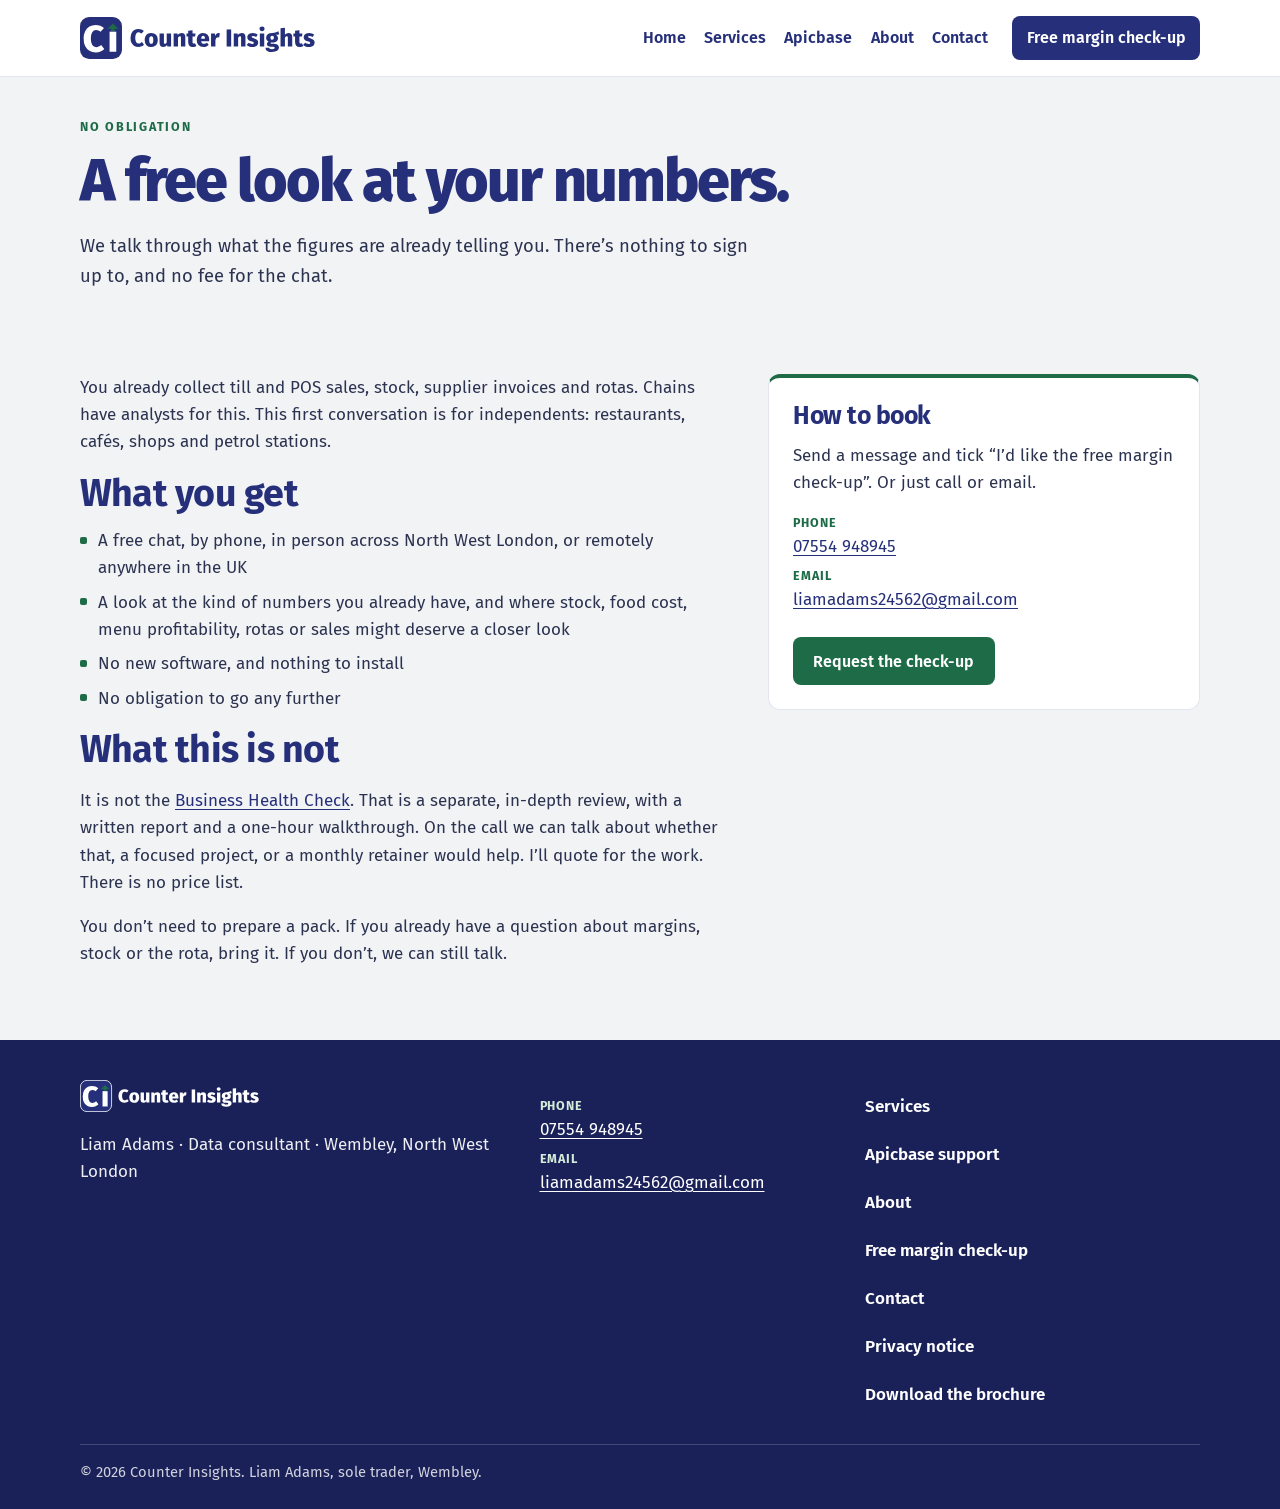
<file: margin-check.html>
<!DOCTYPE html>
<html lang="en-GB">
<head>
  <meta charset="utf-8">
  <meta name="viewport" content="width=device-width, initial-scale=1">
  <title>Free margin check-up | Counter Insights</title>
  <meta name="description" content="A free chat about the numbers you already have. No obligation, and nothing to install. For restaurants, cafés, shops and petrol stations.">
  <meta name="author" content="Liam Adams">
  <meta name="theme-color" content="#26307a">
  <link rel="canonical" href="https://counter-insights-website.netlify.app/margin-check.html">
  <meta property="og:title" content="Free margin check-up | Counter Insights">
  <meta property="og:description" content="A free conversation about stock, food cost, rotas or sales. Not a full review, and no new software.">
  <meta property="og:type" content="website">
  <meta property="og:locale" content="en_GB">
  <meta property="og:site_name" content="Counter Insights">
  <meta property="og:url" content="https://counter-insights-website.netlify.app/margin-check.html">
  <meta property="og:image" content="https://counter-insights-website.netlify.app/assets/og-image.png">
  <meta property="og:image:alt" content="Counter Insights. Your till is already keeping score.">
  <meta name="twitter:card" content="summary_large_image">
  <link rel="icon" href="assets/favicon.svg" type="image/svg+xml">
  <link rel="icon" href="assets/favicon-32.png" type="image/png" sizes="32x32">
  <link rel="icon" href="assets/favicon-16.png" type="image/png" sizes="16x16">
  <link rel="apple-touch-icon" href="assets/apple-touch-icon.png">
  <link rel="stylesheet" href="css/styles.css">
  <script>document.documentElement.classList.add("js");</script>
</head>
<body>
  <a class="skip-link" href="#main">Skip to content</a>
  <header class="site-header">
    <div class="container header-inner">
      <a class="wordmark" href="index.html">
        <img src="assets/logo.svg" alt="Counter Insights" width="235" height="42">
      </a>
      <button class="nav-toggle" type="button" aria-expanded="false" aria-controls="site-nav">
        <span class="nav-toggle-icon" aria-hidden="true"></span>
        <span class="visually-hidden">Menu</span>
      </button>
      <nav id="site-nav" class="site-nav" aria-label="Main">
        <ul>
          <li><a href="index.html">Home</a></li>
          <li><a href="services.html">Services</a></li>
          <li><a href="apicbase.html">Apicbase</a></li>
          <li><a href="about.html">About</a></li>
          <li><a href="contact.html">Contact</a></li>
          <li><a class="nav-cta" href="margin-check.html" aria-current="page">Free margin check-up</a></li>
        </ul>
      </nav>
    </div>
  </header>

  <main id="main">
    <header class="page-hero">
      <div class="container">
        <p class="eyebrow">No obligation</p>
        <h1>A free look at your numbers.</h1>
        <p class="lede">We talk through what the figures are already telling you. There’s nothing to sign up to, and no fee for the chat.</p>
      </div>
    </header>

    <section class="section">
      <div class="container split">
        <div class="prose">
          <p>You already collect till and POS sales, stock, supplier invoices and rotas. Chains have analysts for this. This first conversation is for independents: restaurants, cafés, shops and petrol stations.</p>
          <h2>What you get</h2>
          <ul class="ticks">
            <li>A free chat, by phone, in person across North West London, or remotely anywhere in the UK</li>
            <li>A look at the kind of numbers you already have, and where stock, food cost, menu profitability, rotas or sales might deserve a closer look</li>
            <li>No new software, and nothing to install</li>
            <li>No obligation to go any further</li>
          </ul>
          <h2>What this is not</h2>
          <p>It is not the <a href="services.html#packages">Business Health Check</a>. That is a separate, in-depth review, with a written report and a one-hour walkthrough. On the call we can talk about whether that, a focused project, or a monthly retainer would help. I’ll quote for the work. There is no price list.</p>
          <p>You don’t need to prepare a pack. If you already have a question about margins, stock or the rota, bring it. If you don’t, we can still talk.</p>
        </div>
        <aside class="hero-panel">
          <h2>How to book</h2>
          <p>Send a message and tick “I’d like the free margin check-up”. Or just call or email.</p>
          <ul class="contact-list">
            <li>
              <span>Phone</span>
              <a href="tel:+447554948945">07554 948945</a>
            </li>
            <li>
              <span>Email</span>
              <a href="mailto:liamadams24562@gmail.com">liamadams24562@gmail.com</a>
            </li>
          </ul>
          <div class="actions">
            <a class="button button-primary" href="contact.html?checkup=1#contact-form">Request the check-up</a>
          </div>
        </aside>
      </div>
    </section>
  </main>

  <footer class="site-footer">
    <div class="container footer-grid">
      <div>
        <a class="footer-logo" href="index.html"><img src="assets/logo-reversed.svg" alt="Counter Insights" width="179" height="32"></a>
        <p>Liam Adams · Data consultant · Wembley, North West London</p>
      </div>
      <div>
        <ul class="contact-list">
          <li>
            <span>Phone</span>
            <a href="tel:+447554948945">07554 948945</a>
          </li>
          <li>
            <span>Email</span>
            <a href="mailto:liamadams24562@gmail.com">liamadams24562@gmail.com</a>
          </li>
        </ul>
      </div>
      <nav aria-label="Footer">
        <ul class="footer-nav">
          <li><a href="services.html">Services</a></li>
          <li><a href="apicbase.html">Apicbase support</a></li>
          <li><a href="about.html">About</a></li>
          <li><a href="margin-check.html">Free margin check-up</a></li>
          <li><a href="contact.html">Contact</a></li>
          <li><a href="privacy.html">Privacy notice</a></li>
          <li><a href="assets/counter-insights-brochure.pdf" download>Download the brochure</a></li>
        </ul>
      </nav>
    </div>
    <div class="container">
      <p class="legal">© 2026 Counter Insights. Liam Adams, sole trader, Wembley.</p>
    </div>
  </footer>
  <script src="js/nav.js"></script>
</body>
</html>
</file>
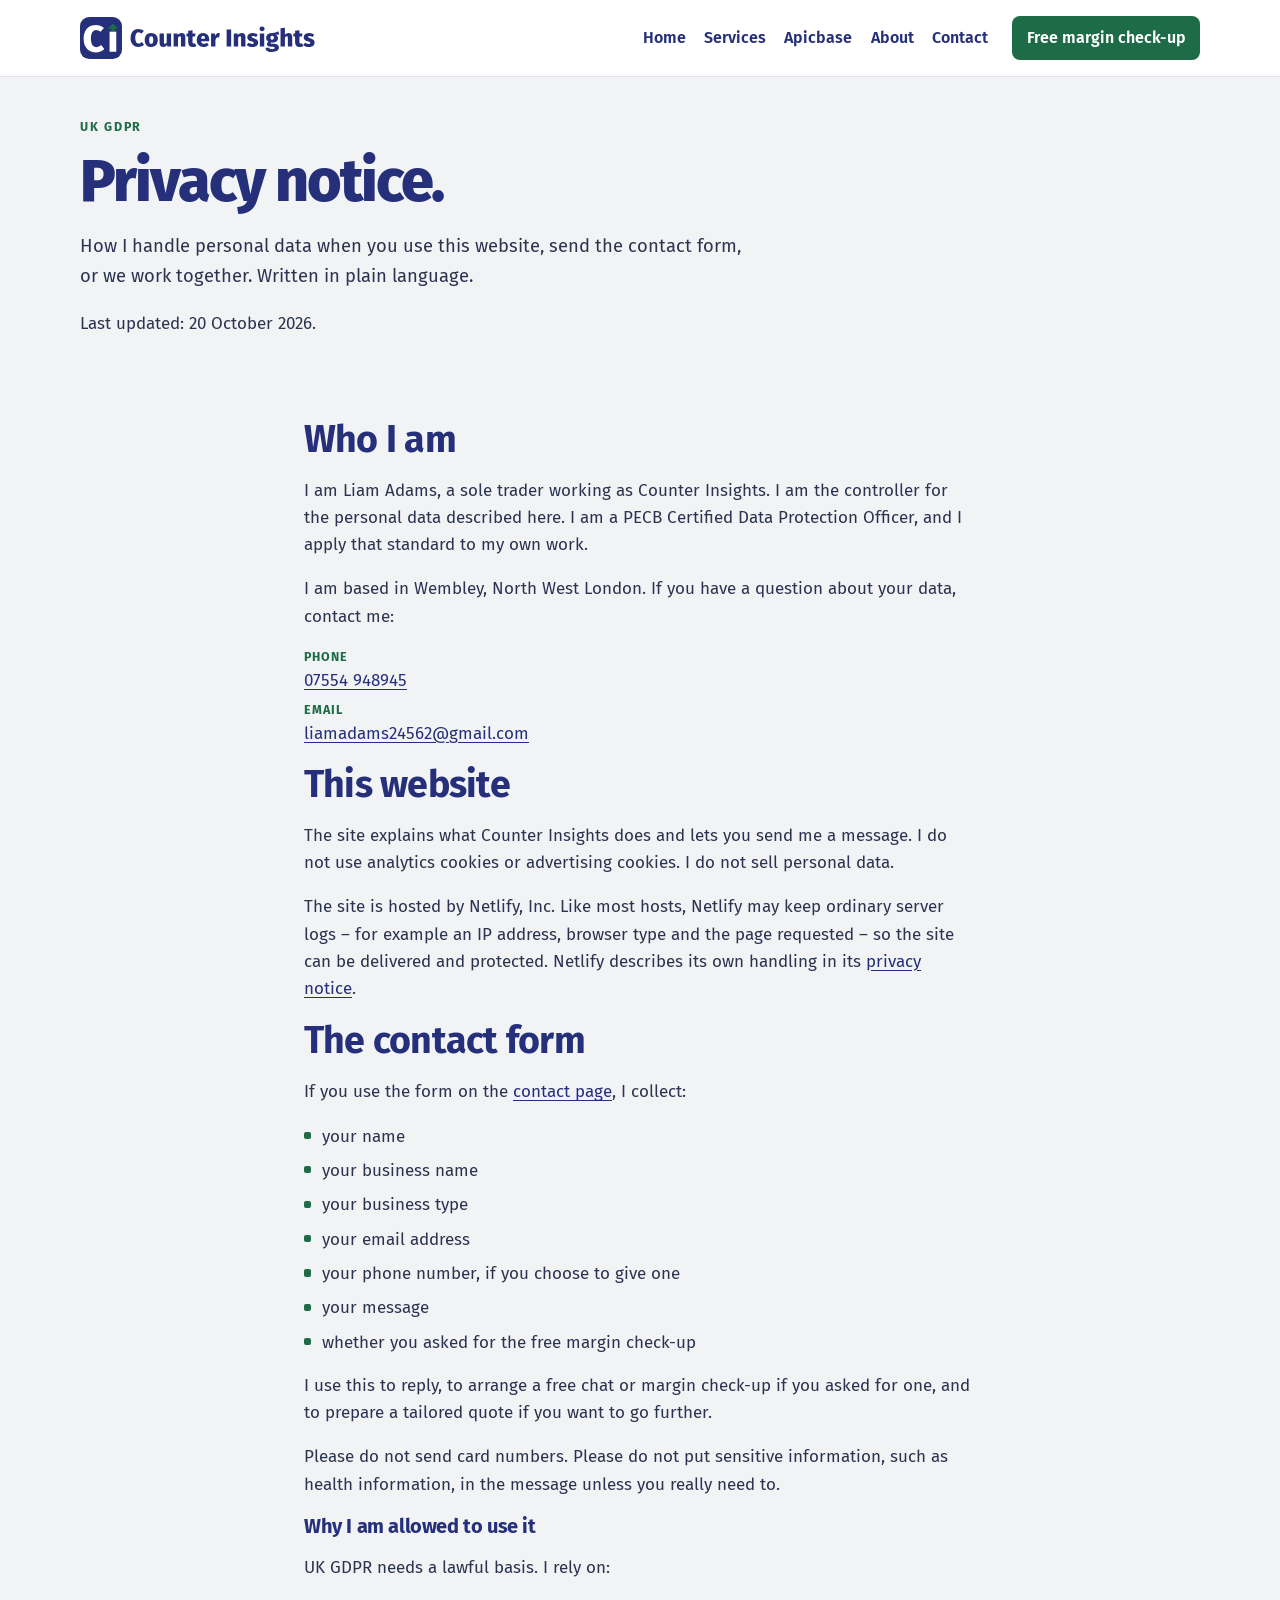
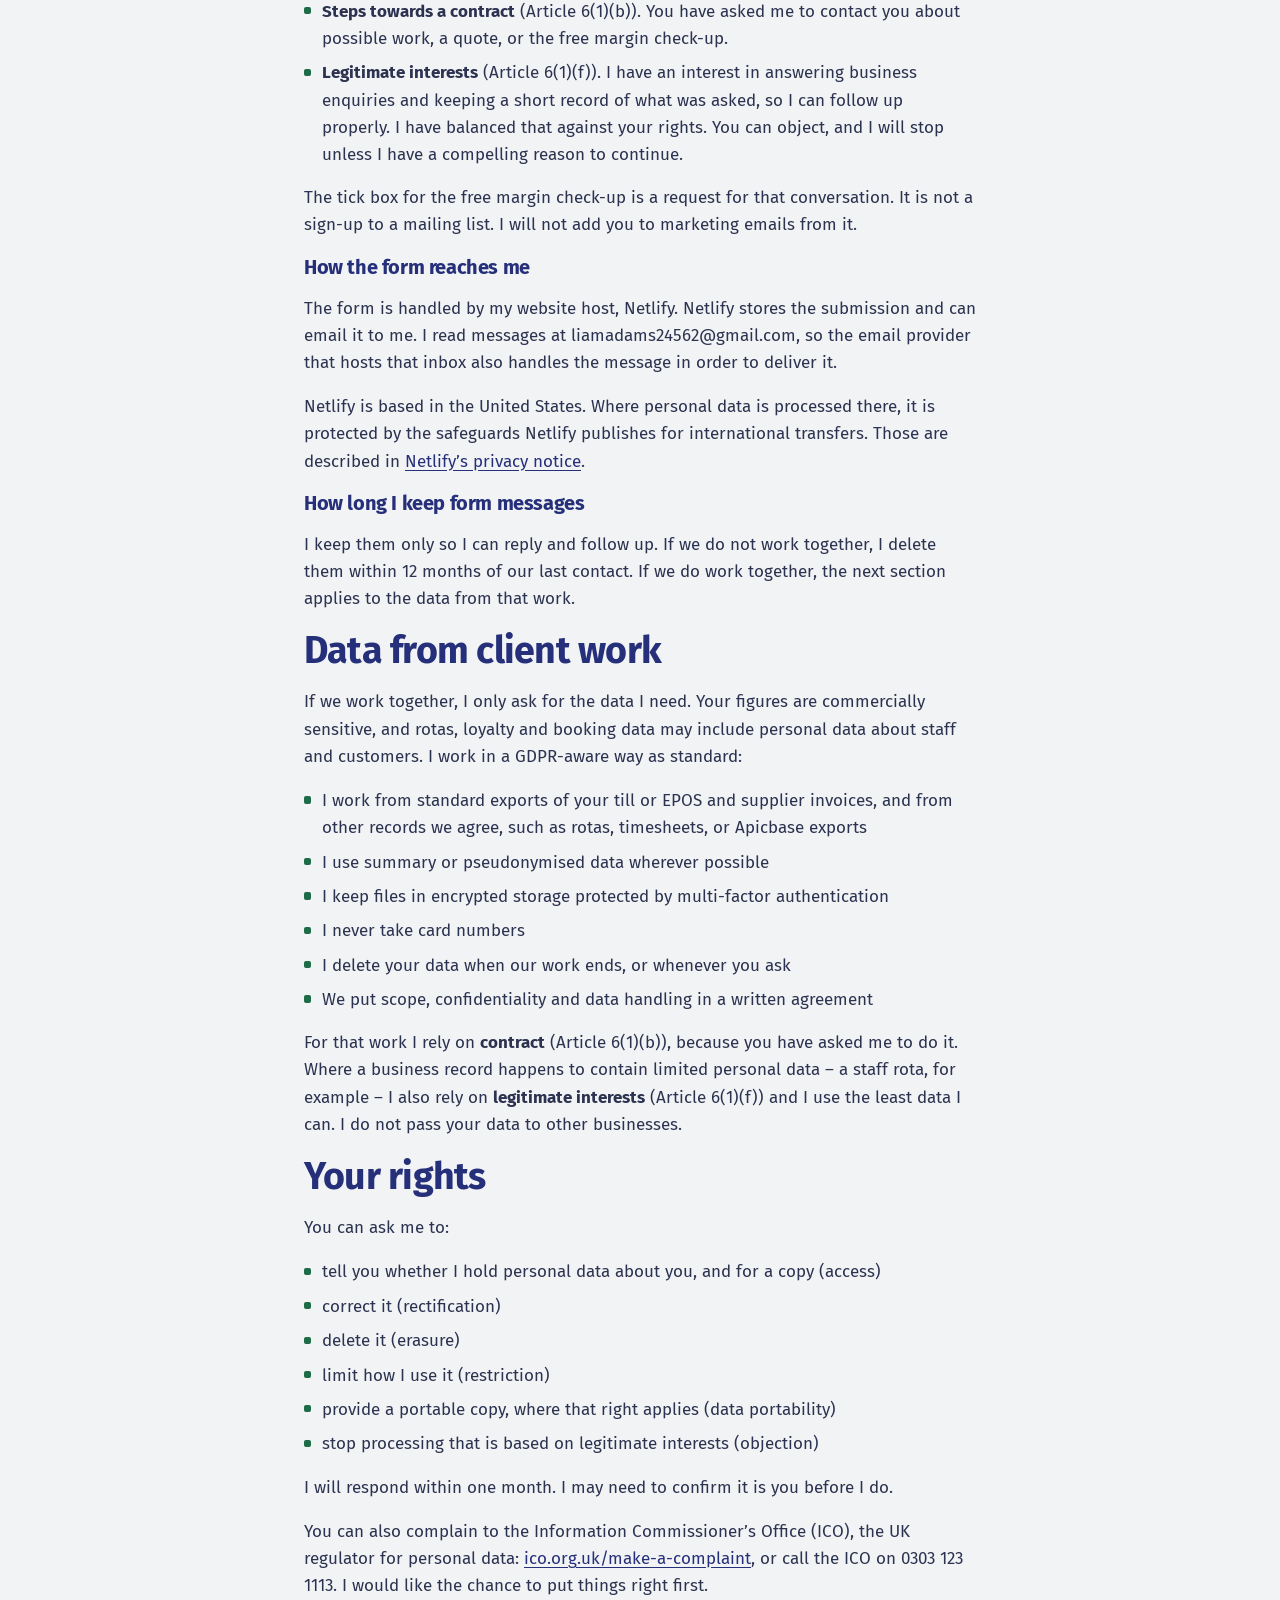
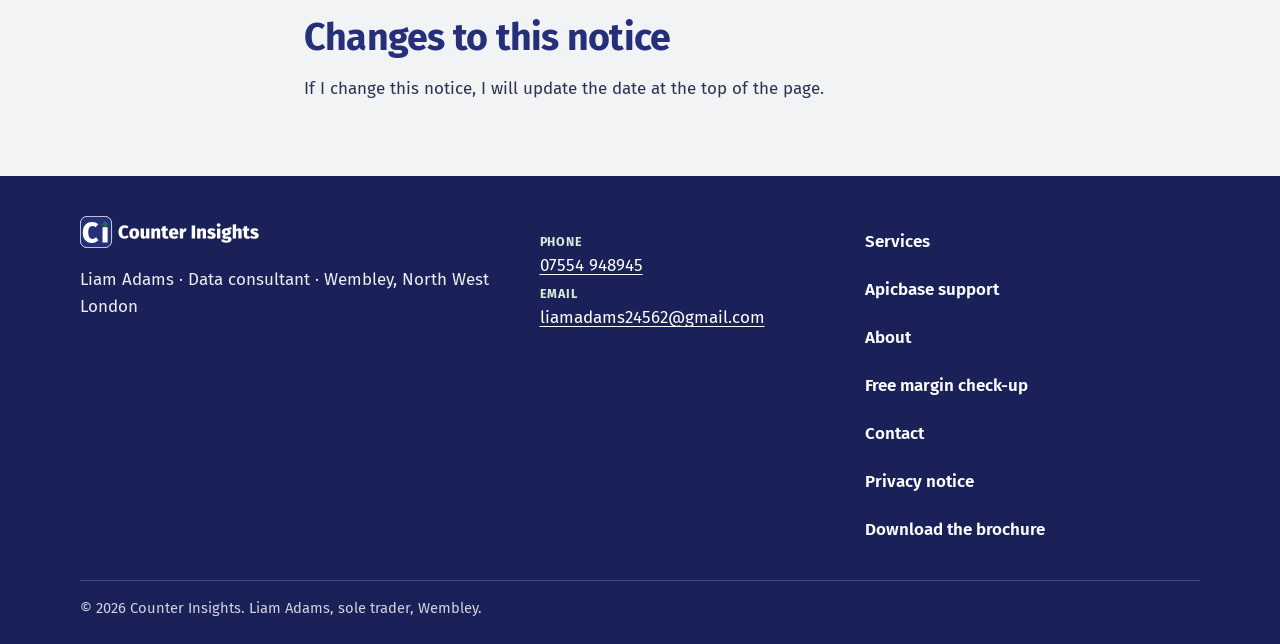
<file: privacy.html>
<!DOCTYPE html>
<html lang="en-GB">
<head>
  <meta charset="utf-8">
  <meta name="viewport" content="width=device-width, initial-scale=1">
  <title>Privacy notice | Counter Insights</title>
  <meta name="description" content="How Counter Insights handles personal data from the contact form and from client work, in line with UK GDPR.">
  <meta name="author" content="Liam Adams">
  <meta name="theme-color" content="#26307a">
  <link rel="canonical" href="https://counter-insights-website.netlify.app/privacy.html">
  <meta property="og:title" content="Privacy notice | Counter Insights">
  <meta property="og:description" content="Plain-language UK GDPR notice for the contact form and for client work.">
  <meta property="og:type" content="website">
  <meta property="og:locale" content="en_GB">
  <meta property="og:site_name" content="Counter Insights">
  <meta property="og:url" content="https://counter-insights-website.netlify.app/privacy.html">
  <meta property="og:image" content="https://counter-insights-website.netlify.app/assets/og-image.png">
  <meta property="og:image:alt" content="Counter Insights. Your till is already keeping score.">
  <meta name="twitter:card" content="summary_large_image">
  <link rel="icon" href="assets/favicon.svg" type="image/svg+xml">
  <link rel="icon" href="assets/favicon-32.png" type="image/png" sizes="32x32">
  <link rel="icon" href="assets/favicon-16.png" type="image/png" sizes="16x16">
  <link rel="apple-touch-icon" href="assets/apple-touch-icon.png">
  <link rel="stylesheet" href="css/styles.css">
  <script>document.documentElement.classList.add("js");</script>
</head>
<body>
  <a class="skip-link" href="#main">Skip to content</a>
  <header class="site-header">
    <div class="container header-inner">
      <a class="wordmark" href="index.html">
        <img src="assets/logo.svg" alt="Counter Insights" width="235" height="42">
      </a>
      <button class="nav-toggle" type="button" aria-expanded="false" aria-controls="site-nav">
        <span class="nav-toggle-icon" aria-hidden="true"></span>
        <span class="visually-hidden">Menu</span>
      </button>
      <nav id="site-nav" class="site-nav" aria-label="Main">
        <ul>
          <li><a href="index.html">Home</a></li>
          <li><a href="services.html">Services</a></li>
          <li><a href="apicbase.html">Apicbase</a></li>
          <li><a href="about.html">About</a></li>
          <li><a href="contact.html">Contact</a></li>
          <li><a class="nav-cta" href="margin-check.html">Free margin check-up</a></li>
        </ul>
      </nav>
    </div>
  </header>

  <main id="main">
    <header class="page-hero">
      <div class="container">
        <p class="eyebrow">UK GDPR</p>
        <h1>Privacy notice.</h1>
        <p class="lede">How I handle personal data when you use this website, send the contact form, or we work together. Written in plain language.</p>
        <p>Last updated: 20 October 2026.</p>
      </div>
    </header>

    <section class="section">
      <div class="container prose">
        <h2>Who I am</h2>
        <p>I am Liam Adams, a sole trader working as Counter Insights. I am the controller for the personal data described here. I am a PECB Certified Data Protection Officer, and I apply that standard to my own work.</p>
        <p>I am based in Wembley, North West London. If you have a question about your data, contact me:</p>
        <ul class="contact-list">
          <li>
            <span>Phone</span>
            <a href="tel:+447554948945">07554 948945</a>
          </li>
          <li>
            <span>Email</span>
            <a href="mailto:liamadams24562@gmail.com">liamadams24562@gmail.com</a>
          </li>
        </ul>

        <h2>This website</h2>
        <p>The site explains what Counter Insights does and lets you send me a message. I do not use analytics cookies or advertising cookies. I do not sell personal data.</p>
        <p>The site is hosted by Netlify, Inc. Like most hosts, Netlify may keep ordinary server logs – for example an IP address, browser type and the page requested – so the site can be delivered and protected. Netlify describes its own handling in its <a href="https://www.netlify.com/privacy/">privacy notice</a>.</p>

        <h2>The contact form</h2>
        <p>If you use the form on the <a href="contact.html">contact page</a>, I collect:</p>
        <ul class="ticks">
          <li>your name</li>
          <li>your business name</li>
          <li>your business type</li>
          <li>your email address</li>
          <li>your phone number, if you choose to give one</li>
          <li>your message</li>
          <li>whether you asked for the free margin check-up</li>
        </ul>
        <p>I use this to reply, to arrange a free chat or margin check-up if you asked for one, and to prepare a tailored quote if you want to go further.</p>
        <p>Please do not send card numbers. Please do not put sensitive information, such as health information, in the message unless you really need to.</p>

        <h3>Why I am allowed to use it</h3>
        <p>UK GDPR needs a lawful basis. I rely on:</p>
        <ul class="ticks">
          <li><strong>Steps towards a contract</strong> (Article 6(1)(b)). You have asked me to contact you about possible work, a quote, or the free margin check-up.</li>
          <li><strong>Legitimate interests</strong> (Article 6(1)(f)). I have an interest in answering business enquiries and keeping a short record of what was asked, so I can follow up properly. I have balanced that against your rights. You can object, and I will stop unless I have a compelling reason to continue.</li>
        </ul>
        <p>The tick box for the free margin check-up is a request for that conversation. It is not a sign-up to a mailing list. I will not add you to marketing emails from it.</p>

        <h3>How the form reaches me</h3>
        <p>The form is handled by my website host, Netlify. Netlify stores the submission and can email it to me. I read messages at liamadams24562@gmail.com, so the email provider that hosts that inbox also handles the message in order to deliver it.</p>
        <p>Netlify is based in the United States. Where personal data is processed there, it is protected by the safeguards Netlify publishes for international transfers. Those are described in <a href="https://www.netlify.com/privacy/">Netlify’s privacy notice</a>.</p>

        <h3>How long I keep form messages</h3>
        <p>I keep them only so I can reply and follow up. If we do not work together, I delete them within 12 months of our last contact. If we do work together, the next section applies to the data from that work.</p>

        <h2>Data from client work</h2>
        <p>If we work together, I only ask for the data I need. Your figures are commercially sensitive, and rotas, loyalty and booking data may include personal data about staff and customers. I work in a GDPR-aware way as standard:</p>
        <ul class="ticks">
          <li>I work from standard exports of your till or EPOS and supplier invoices, and from other records we agree, such as rotas, timesheets, or Apicbase exports</li>
          <li>I use summary or pseudonymised data wherever possible</li>
          <li>I keep files in encrypted storage protected by multi-factor authentication</li>
          <li>I never take card numbers</li>
          <li>I delete your data when our work ends, or whenever you ask</li>
          <li>We put scope, confidentiality and data handling in a written agreement</li>
        </ul>
        <p>For that work I rely on <strong>contract</strong> (Article 6(1)(b)), because you have asked me to do it. Where a business record happens to contain limited personal data – a staff rota, for example – I also rely on <strong>legitimate interests</strong> (Article 6(1)(f)) and I use the least data I can. I do not pass your data to other businesses.</p>

        <h2>Your rights</h2>
        <p>You can ask me to:</p>
        <ul class="ticks">
          <li>tell you whether I hold personal data about you, and for a copy (access)</li>
          <li>correct it (rectification)</li>
          <li>delete it (erasure)</li>
          <li>limit how I use it (restriction)</li>
          <li>provide a portable copy, where that right applies (data portability)</li>
          <li>stop processing that is based on legitimate interests (objection)</li>
        </ul>
        <p>I will respond within one month. I may need to confirm it is you before I do.</p>
        <p>You can also complain to the Information Commissioner’s Office (ICO), the UK regulator for personal data: <a href="https://ico.org.uk/make-a-complaint/">ico.org.uk/make-a-complaint</a>, or call the ICO on 0303 123 1113. I would like the chance to put things right first.</p>

        <h2>Changes to this notice</h2>
        <p>If I change this notice, I will update the date at the top of the page.</p>
      </div>
    </section>
  </main>

  <footer class="site-footer">
    <div class="container footer-grid">
      <div>
        <a class="footer-logo" href="index.html"><img src="assets/logo-reversed.svg" alt="Counter Insights" width="179" height="32"></a>
        <p>Liam Adams · Data consultant · Wembley, North West London</p>
      </div>
      <div>
        <ul class="contact-list">
          <li>
            <span>Phone</span>
            <a href="tel:+447554948945">07554 948945</a>
          </li>
          <li>
            <span>Email</span>
            <a href="mailto:liamadams24562@gmail.com">liamadams24562@gmail.com</a>
          </li>
        </ul>
      </div>
      <nav aria-label="Footer">
        <ul class="footer-nav">
          <li><a href="services.html">Services</a></li>
          <li><a href="apicbase.html">Apicbase support</a></li>
          <li><a href="about.html">About</a></li>
          <li><a href="margin-check.html">Free margin check-up</a></li>
          <li><a href="contact.html">Contact</a></li>
          <li><a href="privacy.html">Privacy notice</a></li>
          <li><a href="assets/counter-insights-brochure.pdf" download>Download the brochure</a></li>
        </ul>
      </nav>
    </div>
    <div class="container">
      <p class="legal">© 2026 Counter Insights. Liam Adams, sole trader, Wembley.</p>
    </div>
  </footer>
  <script src="js/nav.js"></script>
</body>
</html>
</file>
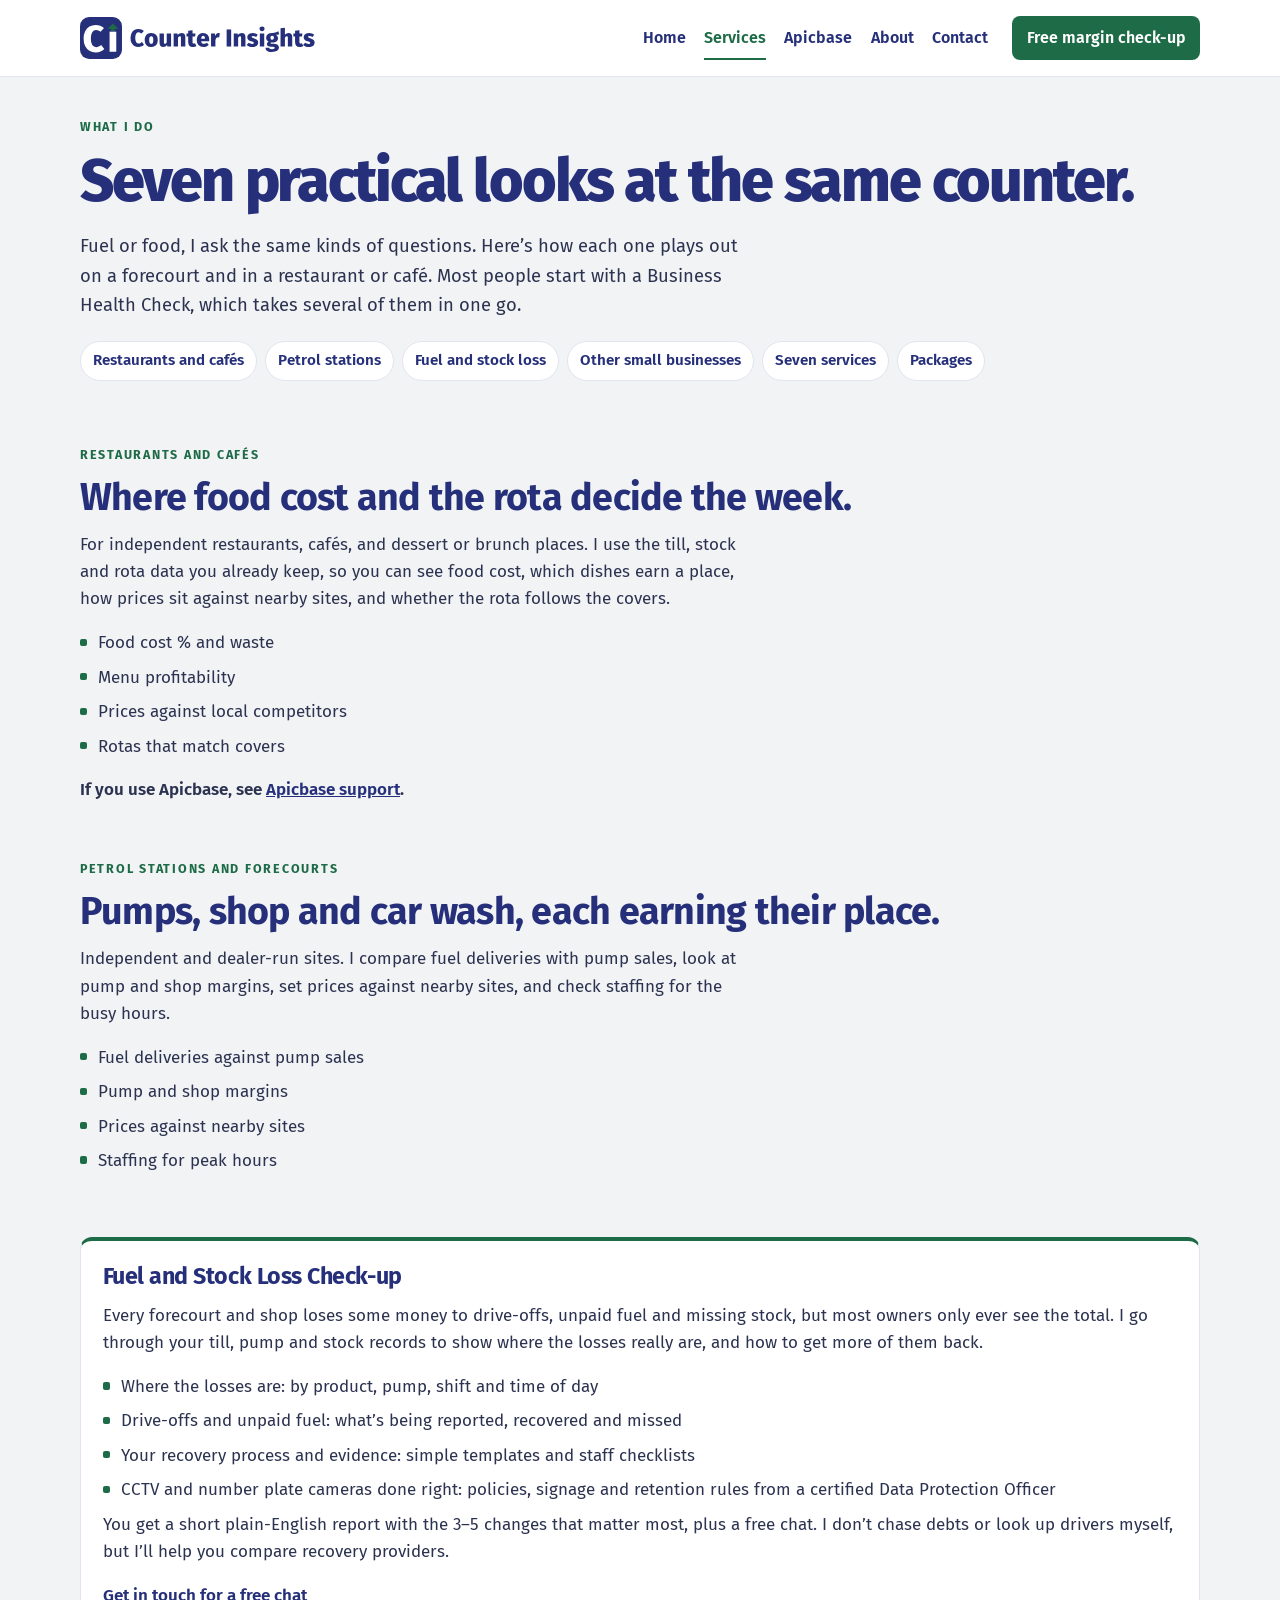
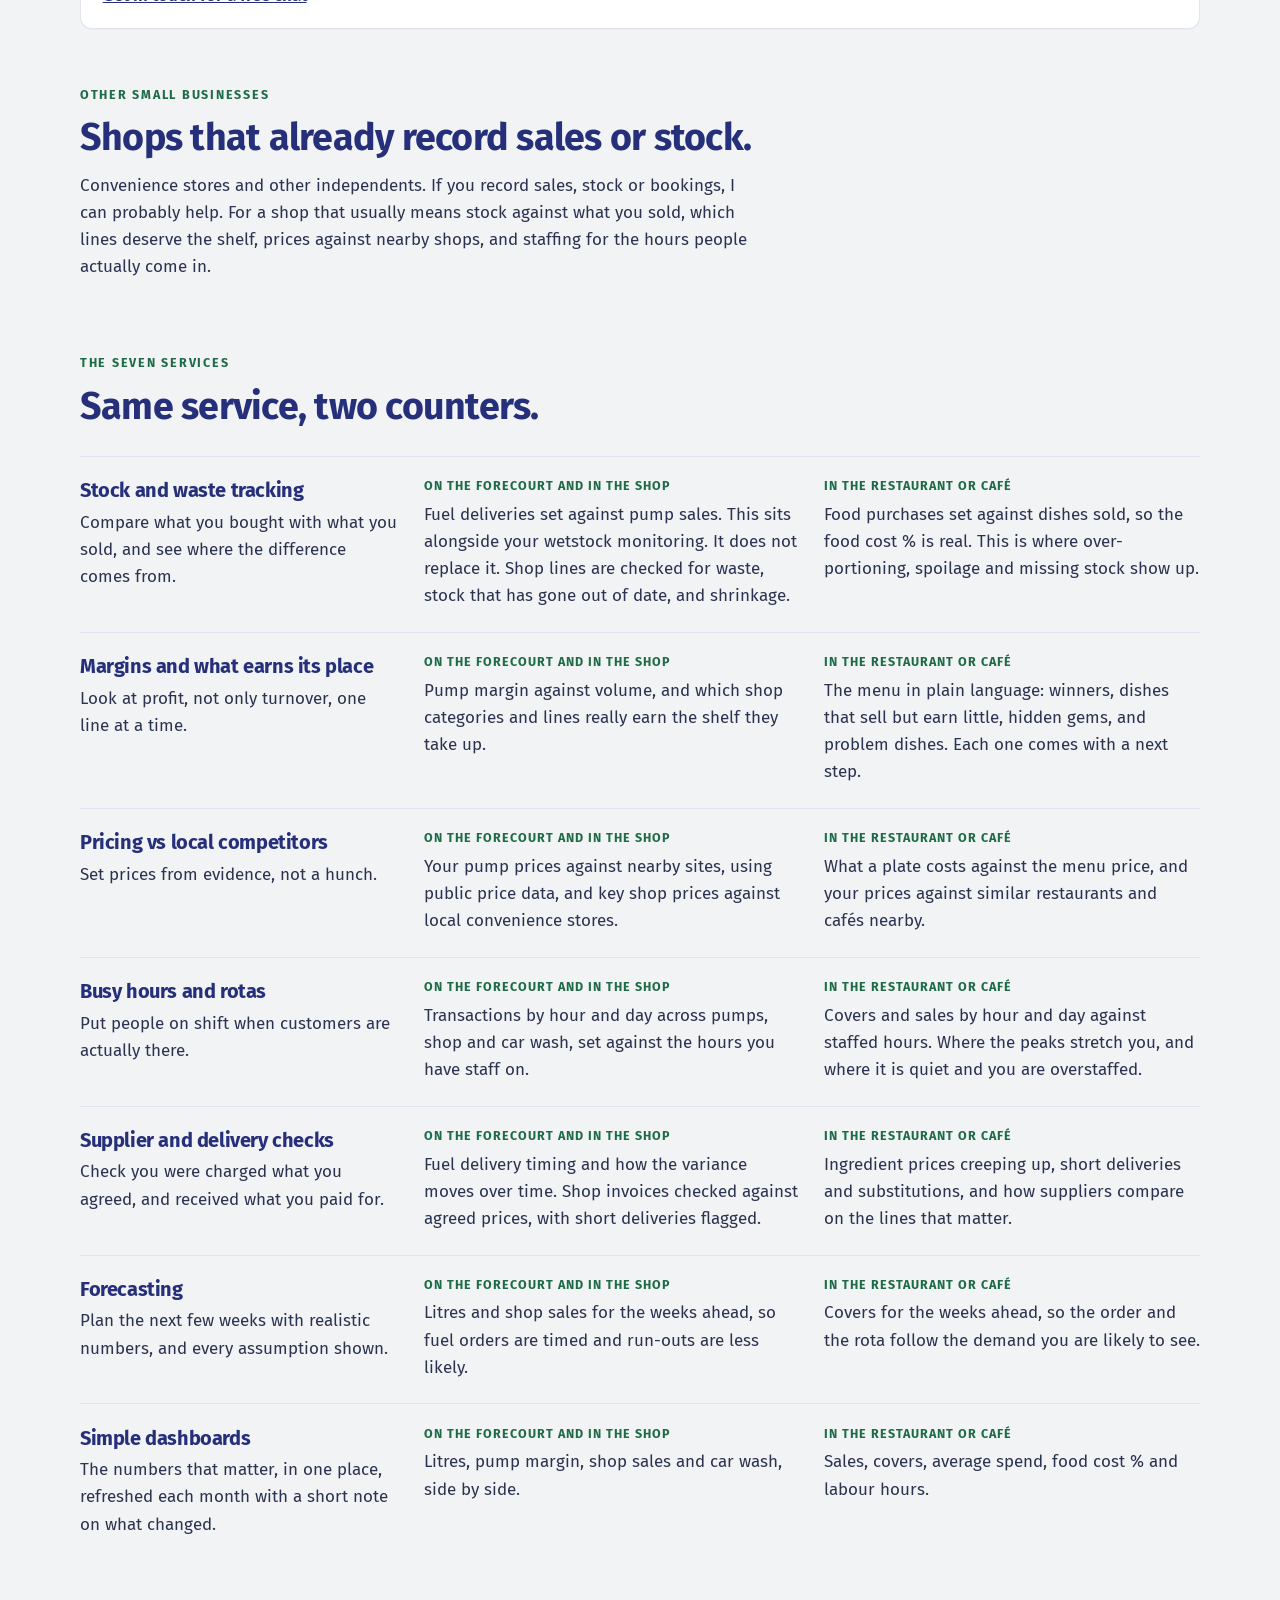
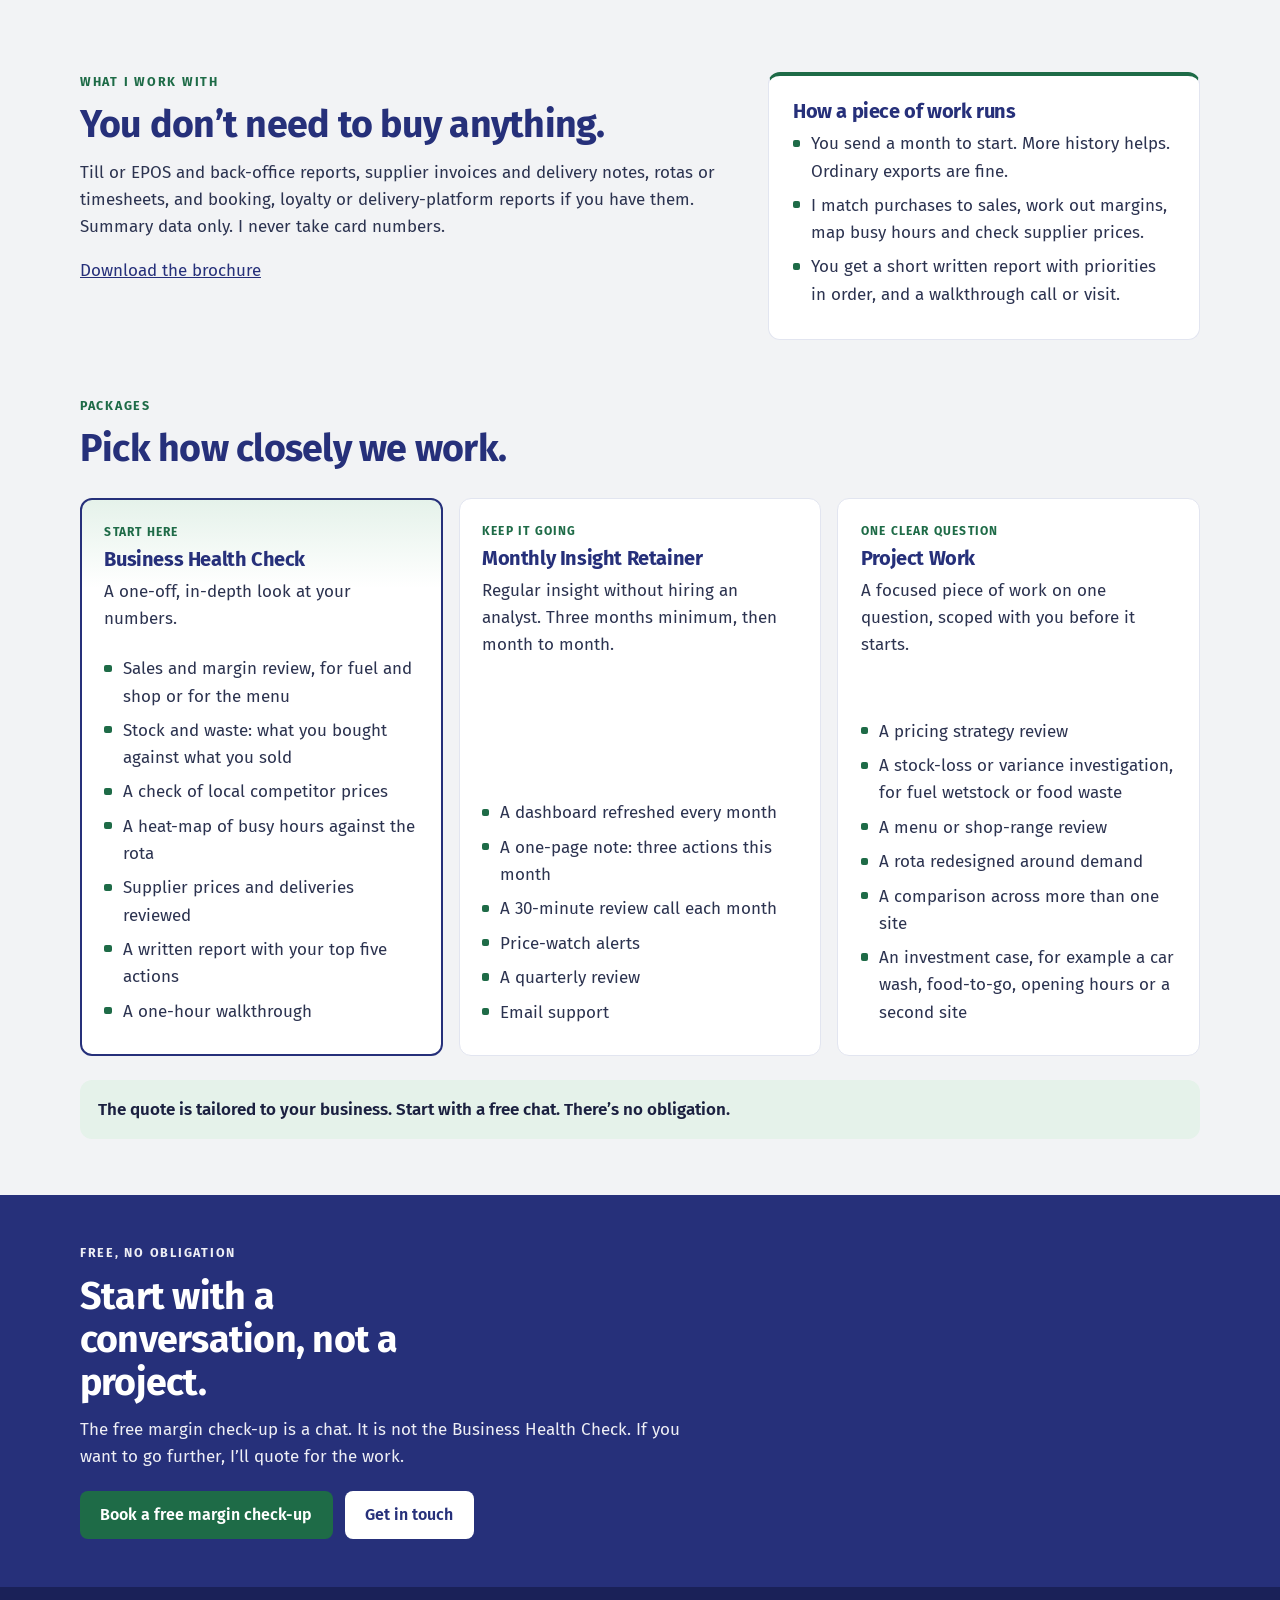
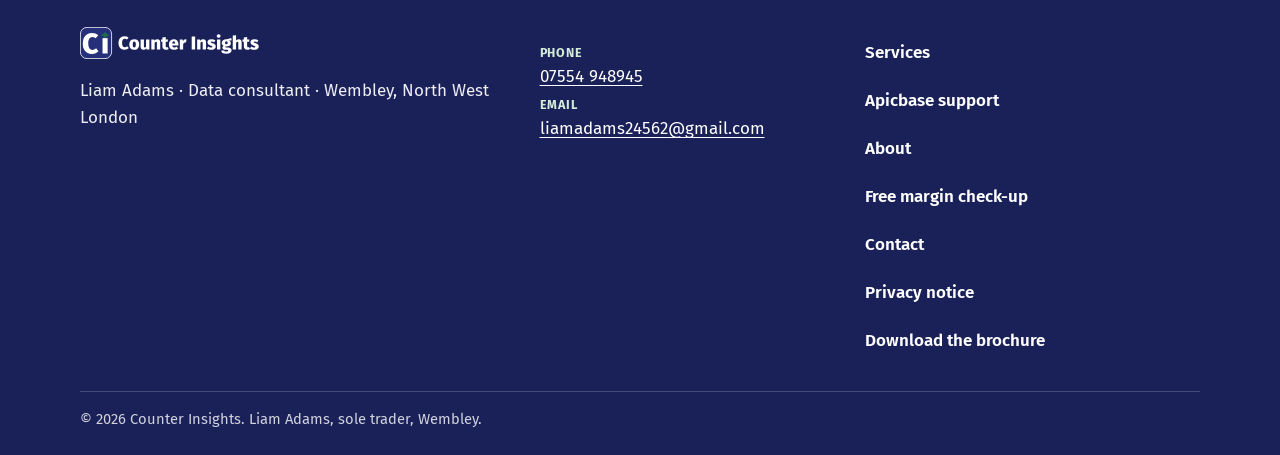
<file: services.html>
<!DOCTYPE html>
<html lang="en-GB">
<head>
  <meta charset="utf-8">
  <meta name="viewport" content="width=device-width, initial-scale=1">
  <title>Services | Counter Insights</title>
  <meta name="description" content="Stock, margins, pricing, rotas, suppliers, forecasting and simple dashboards for restaurants, cafés, petrol stations and shops.">
  <meta name="author" content="Liam Adams">
  <meta name="theme-color" content="#26307a">
  <link rel="canonical" href="https://counter-insights-website.netlify.app/services.html">
  <meta property="og:title" content="Services | Counter Insights">
  <meta property="og:description" content="What the work looks like for a restaurant, a petrol station or a shop. Most people start with a Business Health Check.">
  <meta property="og:type" content="website">
  <meta property="og:locale" content="en_GB">
  <meta property="og:site_name" content="Counter Insights">
  <meta property="og:url" content="https://counter-insights-website.netlify.app/services.html">
  <meta property="og:image" content="https://counter-insights-website.netlify.app/assets/og-image.png">
  <meta property="og:image:alt" content="Counter Insights. Your till is already keeping score.">
  <meta name="twitter:card" content="summary_large_image">
  <link rel="icon" href="assets/favicon.svg" type="image/svg+xml">
  <link rel="icon" href="assets/favicon-32.png" type="image/png" sizes="32x32">
  <link rel="icon" href="assets/favicon-16.png" type="image/png" sizes="16x16">
  <link rel="apple-touch-icon" href="assets/apple-touch-icon.png">
  <link rel="stylesheet" href="css/styles.css">
  <script>document.documentElement.classList.add("js");</script>
</head>
<body>
  <a class="skip-link" href="#main">Skip to content</a>
  <header class="site-header">
    <div class="container header-inner">
      <a class="wordmark" href="index.html">
        <img src="assets/logo.svg" alt="Counter Insights" width="235" height="42">
      </a>
      <button class="nav-toggle" type="button" aria-expanded="false" aria-controls="site-nav">
        <span class="nav-toggle-icon" aria-hidden="true"></span>
        <span class="visually-hidden">Menu</span>
      </button>
      <nav id="site-nav" class="site-nav" aria-label="Main">
        <ul>
          <li><a href="index.html">Home</a></li>
          <li><a href="services.html" aria-current="page">Services</a></li>
          <li><a href="apicbase.html">Apicbase</a></li>
          <li><a href="about.html">About</a></li>
          <li><a href="contact.html">Contact</a></li>
          <li><a class="nav-cta" href="margin-check.html">Free margin check-up</a></li>
        </ul>
      </nav>
    </div>
  </header>

  <main id="main">
    <header class="page-hero">
      <div class="container">
        <p class="eyebrow">What I do</p>
        <h1>Seven practical looks at the same counter.</h1>
        <p class="lede">Fuel or food, I ask the same kinds of questions. Here’s how each one plays out on a forecourt and in a restaurant or café. Most people start with a Business Health Check, which takes several of them in one go.</p>
        <nav class="on-this-page" aria-label="On this page">
          <a href="#restaurants">Restaurants and cafés</a>
          <a href="#petrol-stations">Petrol stations</a>
          <a href="#fuel-stock-loss">Fuel and stock loss</a>
          <a href="#shops">Other small businesses</a>
          <a href="#seven-services">Seven services</a>
          <a href="#packages">Packages</a>
        </nav>
      </div>
    </header>

    <section class="section" id="restaurants" aria-labelledby="restaurants-heading">
      <div class="container">
        <article class="audience">
          <p class="eyebrow">Restaurants and cafés</p>
          <h2 id="restaurants-heading">Where food cost and the rota decide the week.</h2>
          <p class="prose">For independent restaurants, cafés, and dessert or brunch places. I use the till, stock and rota data you already keep, so you can see food cost, which dishes earn a place, how prices sit against nearby sites, and whether the rota follows the covers.</p>
          <ul class="ticks">
            <li>Food cost % and waste</li>
            <li>Menu profitability</li>
            <li>Prices against local competitors</li>
            <li>Rotas that match covers</li>
          </ul>
          <p class="more">If you use Apicbase, see <a href="apicbase.html">Apicbase support</a>.</p>
        </article>
      </div>
    </section>

    <section class="section section-follow" id="petrol-stations" aria-labelledby="forecourt-heading">
      <div class="container">
        <article class="audience">
          <p class="eyebrow">Petrol stations and forecourts</p>
          <h2 id="forecourt-heading">Pumps, shop and car wash, each earning their place.</h2>
          <p class="prose">Independent and dealer-run sites. I compare fuel deliveries with pump sales, look at pump and shop margins, set prices against nearby sites, and check staffing for the busy hours.</p>
          <ul class="ticks">
            <li>Fuel deliveries against pump sales</li>
            <li>Pump and shop margins</li>
            <li>Prices against nearby sites</li>
            <li>Staffing for peak hours</li>
          </ul>
        </article>
      </div>
    </section>

    <section class="section section-follow" id="fuel-stock-loss" aria-labelledby="fuel-loss-heading">
      <div class="container">
        <article class="card card-accent">
          <h2 id="fuel-loss-heading">Fuel and Stock Loss Check-up</h2>
          <p>Every forecourt and shop loses some money to drive-offs, unpaid fuel and missing stock, but most owners only ever see the total. I go through your till, pump and stock records to show where the losses really are, and how to get more of them back.</p>
          <ul class="ticks">
            <li>Where the losses are: by product, pump, shift and time of day</li>
            <li>Drive-offs and unpaid fuel: what’s being reported, recovered and missed</li>
            <li>Your recovery process and evidence: simple templates and staff checklists</li>
            <li>CCTV and number plate cameras done right: policies, signage and retention rules from a certified Data Protection Officer</li>
          </ul>
          <p>You get a short plain-English report with the 3–5 changes that matter most, plus a free chat. I don’t chase debts or look up drivers myself, but I’ll help you compare recovery providers.</p>
          <p class="more"><a href="contact.html">Get in touch for a free chat</a></p>
        </article>
      </div>
    </section>

    <section class="section section-follow" id="shops" aria-labelledby="shops-heading">
      <div class="container">
        <article class="audience">
          <p class="eyebrow">Other small businesses</p>
          <h2 id="shops-heading">Shops that already record sales or stock.</h2>
          <p class="prose">Convenience stores and other independents. If you record sales, stock or bookings, I can probably help. For a shop that usually means stock against what you sold, which lines deserve the shelf, prices against nearby shops, and staffing for the hours people actually come in.</p>
        </article>
      </div>
    </section>

    <section class="section section-follow" id="seven-services" aria-labelledby="seven-heading">
      <div class="container">
        <div class="section-head">
          <p class="eyebrow">The seven services</p>
          <h2 id="seven-heading">Same service, two counters.</h2>
        </div>

        <article class="service-block">
          <div>
            <h3>Stock and waste tracking</h3>
            <p>Compare what you bought with what you sold, and see where the difference comes from.</p>
          </div>
          <div>
            <h4>On the forecourt and in the shop</h4>
            <p>Fuel deliveries set against pump sales. This sits alongside your wetstock monitoring. It does not replace it. Shop lines are checked for waste, stock that has gone out of date, and shrinkage.</p>
          </div>
          <div>
            <h4>In the restaurant or café</h4>
            <p>Food purchases set against dishes sold, so the food cost % is real. This is where over-portioning, spoilage and missing stock show up.</p>
          </div>
        </article>

        <article class="service-block">
          <div>
            <h3>Margins and what earns its place</h3>
            <p>Look at profit, not only turnover, one line at a time.</p>
          </div>
          <div>
            <h4>On the forecourt and in the shop</h4>
            <p>Pump margin against volume, and which shop categories and lines really earn the shelf they take up.</p>
          </div>
          <div>
            <h4>In the restaurant or café</h4>
            <p>The menu in plain language: winners, dishes that sell but earn little, hidden gems, and problem dishes. Each one comes with a next step.</p>
          </div>
        </article>

        <article class="service-block">
          <div>
            <h3>Pricing vs local competitors</h3>
            <p>Set prices from evidence, not a hunch.</p>
          </div>
          <div>
            <h4>On the forecourt and in the shop</h4>
            <p>Your pump prices against nearby sites, using public price data, and key shop prices against local convenience stores.</p>
          </div>
          <div>
            <h4>In the restaurant or café</h4>
            <p>What a plate costs against the menu price, and your prices against similar restaurants and cafés nearby.</p>
          </div>
        </article>

        <article class="service-block">
          <div>
            <h3>Busy hours and rotas</h3>
            <p>Put people on shift when customers are actually there.</p>
          </div>
          <div>
            <h4>On the forecourt and in the shop</h4>
            <p>Transactions by hour and day across pumps, shop and car wash, set against the hours you have staff on.</p>
          </div>
          <div>
            <h4>In the restaurant or café</h4>
            <p>Covers and sales by hour and day against staffed hours. Where the peaks stretch you, and where it is quiet and you are overstaffed.</p>
          </div>
        </article>

        <article class="service-block">
          <div>
            <h3>Supplier and delivery checks</h3>
            <p>Check you were charged what you agreed, and received what you paid for.</p>
          </div>
          <div>
            <h4>On the forecourt and in the shop</h4>
            <p>Fuel delivery timing and how the variance moves over time. Shop invoices checked against agreed prices, with short deliveries flagged.</p>
          </div>
          <div>
            <h4>In the restaurant or café</h4>
            <p>Ingredient prices creeping up, short deliveries and substitutions, and how suppliers compare on the lines that matter.</p>
          </div>
        </article>

        <article class="service-block">
          <div>
            <h3>Forecasting</h3>
            <p>Plan the next few weeks with realistic numbers, and every assumption shown.</p>
          </div>
          <div>
            <h4>On the forecourt and in the shop</h4>
            <p>Litres and shop sales for the weeks ahead, so fuel orders are timed and run-outs are less likely.</p>
          </div>
          <div>
            <h4>In the restaurant or café</h4>
            <p>Covers for the weeks ahead, so the order and the rota follow the demand you are likely to see.</p>
          </div>
        </article>

        <article class="service-block">
          <div>
            <h3>Simple dashboards</h3>
            <p>The numbers that matter, in one place, refreshed each month with a short note on what changed.</p>
          </div>
          <div>
            <h4>On the forecourt and in the shop</h4>
            <p>Litres, pump margin, shop sales and car wash, side by side.</p>
          </div>
          <div>
            <h4>In the restaurant or café</h4>
            <p>Sales, covers, average spend, food cost % and labour hours.</p>
          </div>
        </article>
      </div>
    </section>

    <section class="section" aria-labelledby="work-with-heading">
      <div class="container split">
        <div>
          <p class="eyebrow">What I work with</p>
          <h2 id="work-with-heading">You don’t need to buy anything.</h2>
          <p>Till or EPOS and back-office reports, supplier invoices and delivery notes, rotas or timesheets, and booking, loyalty or delivery-platform reports if you have them. Summary data only. I never take card numbers.</p>
          <p><a href="assets/counter-insights-brochure.pdf" download>Download the brochure</a></p>
        </div>
        <div class="hero-panel">
          <h3>How a piece of work runs</h3>
          <ul class="ticks">
            <li>You send a month to start. More history helps. Ordinary exports are fine.</li>
            <li>I match purchases to sales, work out margins, map busy hours and check supplier prices.</li>
            <li>You get a short written report with priorities in order, and a walkthrough call or visit.</li>
          </ul>
        </div>
      </div>
    </section>

    <section class="section section-follow" id="packages" aria-labelledby="packages-heading">
      <div class="container">
        <div class="section-head">
          <p class="eyebrow">Packages</p>
          <h2 id="packages-heading">Pick how closely we work.</h2>
        </div>
        <div class="package-grid">
          <article class="package package-featured">
            <p class="package-kicker">Start here</p>
            <h3>Business Health Check</h3>
            <p>A one-off, in-depth look at your numbers.</p>
            <ul class="ticks">
              <li>Sales and margin review, for fuel and shop or for the menu</li>
              <li>Stock and waste: what you bought against what you sold</li>
              <li>A check of local competitor prices</li>
              <li>A heat-map of busy hours against the rota</li>
              <li>Supplier prices and deliveries reviewed</li>
              <li>A written report with your top five actions</li>
              <li>A one-hour walkthrough</li>
            </ul>
          </article>
          <article class="package">
            <p class="package-kicker">Keep it going</p>
            <h3>Monthly Insight Retainer</h3>
            <p>Regular insight without hiring an analyst. Three months minimum, then month to month.</p>
            <ul class="ticks">
              <li>A dashboard refreshed every month</li>
              <li>A one-page note: three actions this month</li>
              <li>A 30-minute review call each month</li>
              <li>Price-watch alerts</li>
              <li>A quarterly review</li>
              <li>Email support</li>
            </ul>
          </article>
          <article class="package">
            <p class="package-kicker">One clear question</p>
            <h3>Project Work</h3>
            <p>A focused piece of work on one question, scoped with you before it starts.</p>
            <ul class="ticks">
              <li>A pricing strategy review</li>
              <li>A stock-loss or variance investigation, for fuel wetstock or food waste</li>
              <li>A menu or shop-range review</li>
              <li>A rota redesigned around demand</li>
              <li>A comparison across more than one site</li>
              <li>An investment case, for example a car wash, food-to-go, opening hours or a second site</li>
            </ul>
          </article>
        </div>
        <p class="price-note">The quote is tailored to your business. Start with a free chat. There’s no obligation.</p>
      </div>
    </section>

    <section class="cta-band">
      <div class="container">
        <p class="eyebrow eyebrow-light">Free, no obligation</p>
        <h2>Start with a conversation, not a project.</h2>
        <p>The free margin check-up is a chat. It is not the Business Health Check. If you want to go further, I’ll quote for the work.</p>
        <div class="actions">
          <a class="button button-primary" href="margin-check.html">Book a free margin check-up</a>
          <a class="button button-on-navy" href="contact.html">Get in touch</a>
        </div>
      </div>
    </section>
  </main>

  <footer class="site-footer">
    <div class="container footer-grid">
      <div>
        <a class="footer-logo" href="index.html"><img src="assets/logo-reversed.svg" alt="Counter Insights" width="179" height="32"></a>
        <p>Liam Adams · Data consultant · Wembley, North West London</p>
      </div>
      <div>
        <ul class="contact-list">
          <li>
            <span>Phone</span>
            <a href="tel:+447554948945">07554 948945</a>
          </li>
          <li>
            <span>Email</span>
            <a href="mailto:liamadams24562@gmail.com">liamadams24562@gmail.com</a>
          </li>
        </ul>
      </div>
      <nav aria-label="Footer">
        <ul class="footer-nav">
          <li><a href="services.html">Services</a></li>
          <li><a href="apicbase.html">Apicbase support</a></li>
          <li><a href="about.html">About</a></li>
          <li><a href="margin-check.html">Free margin check-up</a></li>
          <li><a href="contact.html">Contact</a></li>
          <li><a href="privacy.html">Privacy notice</a></li>
          <li><a href="assets/counter-insights-brochure.pdf" download>Download the brochure</a></li>
        </ul>
      </nav>
    </div>
    <div class="container">
      <p class="legal">© 2026 Counter Insights. Liam Adams, sole trader, Wembley.</p>
    </div>
  </footer>
  <script src="js/nav.js"></script>
</body>
</html>
</file>
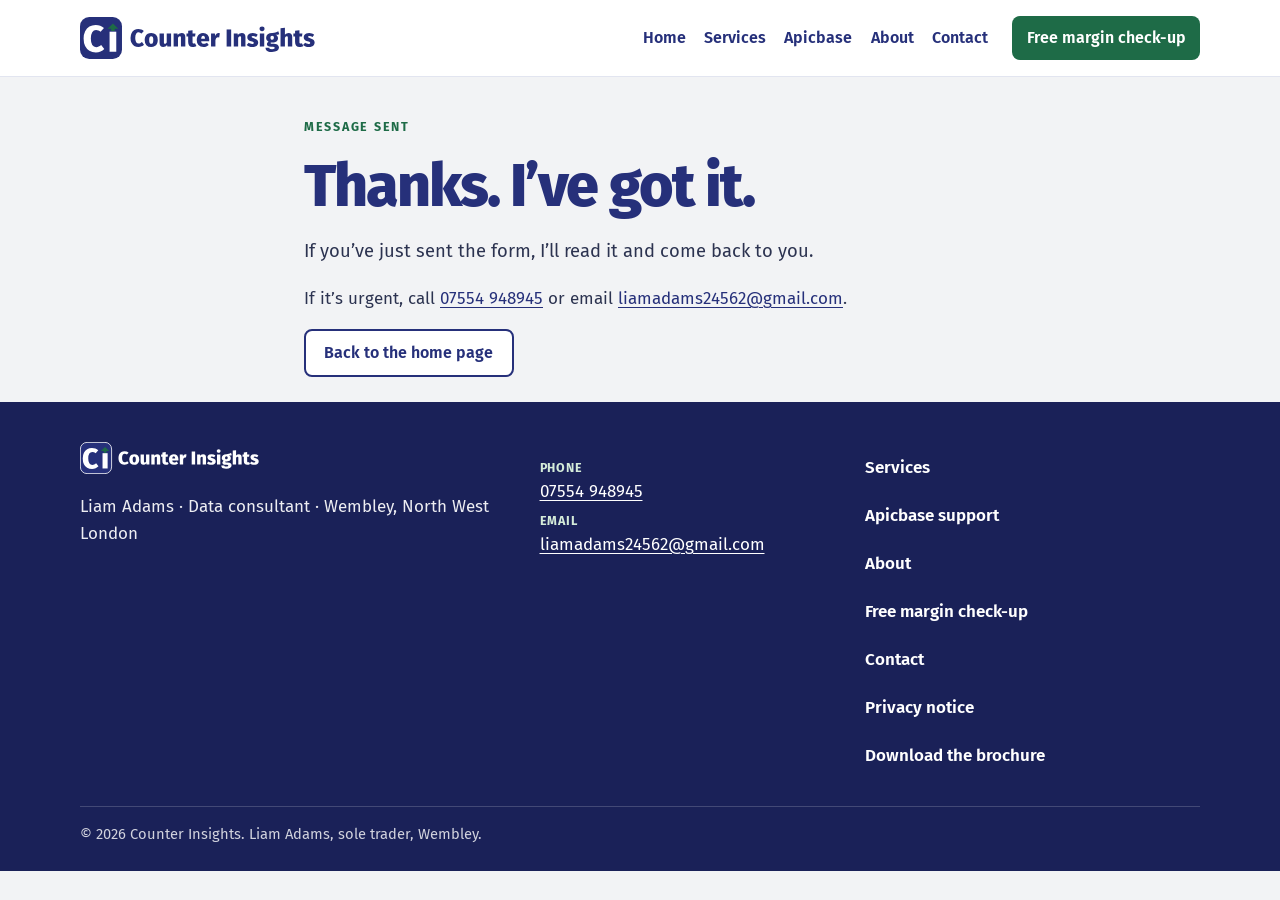
<file: thank-you.html>
<!DOCTYPE html>
<html lang="en-GB">
<head>
  <meta charset="utf-8">
  <meta name="viewport" content="width=device-width, initial-scale=1">
  <title>Thank you | Counter Insights</title>
  <meta name="description" content="Liam Adams at Counter Insights has your message and will come back to you.">
  <meta name="robots" content="noindex">
  <meta name="theme-color" content="#26307a">
  <link rel="icon" href="assets/favicon.svg" type="image/svg+xml">
  <link rel="icon" href="assets/favicon-32.png" type="image/png" sizes="32x32">
  <link rel="icon" href="assets/favicon-16.png" type="image/png" sizes="16x16">
  <link rel="apple-touch-icon" href="assets/apple-touch-icon.png">
  <link rel="stylesheet" href="css/styles.css">
  <script>document.documentElement.classList.add("js");</script>
</head>
<body>
  <a class="skip-link" href="#main">Skip to content</a>
  <header class="site-header">
    <div class="container header-inner">
      <a class="wordmark" href="index.html">
        <img src="assets/logo.svg" alt="Counter Insights" width="235" height="42">
      </a>
      <button class="nav-toggle" type="button" aria-expanded="false" aria-controls="site-nav">
        <span class="nav-toggle-icon" aria-hidden="true"></span>
        <span class="visually-hidden">Menu</span>
      </button>
      <nav id="site-nav" class="site-nav" aria-label="Main">
        <ul>
          <li><a href="index.html">Home</a></li>
          <li><a href="services.html">Services</a></li>
          <li><a href="apicbase.html">Apicbase</a></li>
          <li><a href="about.html">About</a></li>
          <li><a href="contact.html">Contact</a></li>
          <li><a class="nav-cta" href="margin-check.html">Free margin check-up</a></li>
        </ul>
      </nav>
    </div>
  </header>

  <main id="main">
    <header class="page-hero">
      <div class="container prose">
        <p class="eyebrow">Message sent</p>
        <h1>Thanks. I’ve got it.</h1>
        <p class="lede">If you’ve just sent the form, I’ll read it and come back to you.</p>
        <p>If it’s urgent, call <a href="tel:+447554948945">07554 948945</a> or email <a href="mailto:liamadams24562@gmail.com">liamadams24562@gmail.com</a>.</p>
        <p><a class="button button-secondary" href="index.html">Back to the home page</a></p>
      </div>
    </header>
  </main>

  <footer class="site-footer">
    <div class="container footer-grid">
      <div>
        <a class="footer-logo" href="index.html"><img src="assets/logo-reversed.svg" alt="Counter Insights" width="179" height="32"></a>
        <p>Liam Adams · Data consultant · Wembley, North West London</p>
      </div>
      <div>
        <ul class="contact-list">
          <li>
            <span>Phone</span>
            <a href="tel:+447554948945">07554 948945</a>
          </li>
          <li>
            <span>Email</span>
            <a href="mailto:liamadams24562@gmail.com">liamadams24562@gmail.com</a>
          </li>
        </ul>
      </div>
      <nav aria-label="Footer">
        <ul class="footer-nav">
          <li><a href="services.html">Services</a></li>
          <li><a href="apicbase.html">Apicbase support</a></li>
          <li><a href="about.html">About</a></li>
          <li><a href="margin-check.html">Free margin check-up</a></li>
          <li><a href="contact.html">Contact</a></li>
          <li><a href="privacy.html">Privacy notice</a></li>
          <li><a href="assets/counter-insights-brochure.pdf" download>Download the brochure</a></li>
        </ul>
      </nav>
    </div>
    <div class="container">
      <p class="legal">© 2026 Counter Insights. Liam Adams, sole trader, Wembley.</p>
    </div>
  </footer>
  <script src="js/nav.js"></script>
</body>
</html>
</file>
<file: css/styles.css>
@font-face {
  font-family: "Fira Sans";
  font-style: normal;
  font-weight: 400;
  font-display: swap;
  src: url("../fonts/fira-sans-400.woff2") format("woff2");
}

@font-face {
  font-family: "Fira Sans";
  font-style: italic;
  font-weight: 400;
  font-display: swap;
  src: url("../fonts/fira-sans-400i.woff2") format("woff2");
}

@font-face {
  font-family: "Fira Sans";
  font-style: normal;
  font-weight: 500;
  font-display: swap;
  src: url("../fonts/fira-sans-500.woff2") format("woff2");
}

@font-face {
  font-family: "Fira Sans";
  font-style: normal;
  font-weight: 600;
  font-display: swap;
  src: url("../fonts/fira-sans-600.woff2") format("woff2");
}

@font-face {
  font-family: "Fira Sans";
  font-style: normal;
  font-weight: 700;
  font-display: swap;
  src: url("../fonts/fira-sans-700.woff2") format("woff2");
}

@font-face {
  font-family: "Fira Sans";
  font-style: normal;
  font-weight: 800;
  font-display: swap;
  src: url("../fonts/fira-sans-800.woff2") format("woff2");
}

:root {
  --navy: #26307a;
  --navy-deep: #1a2158;
  --ink: #1b2040;
  --body: #2c3350;
  --muted: #3e4662;
  --green: #1e6b47;
  --green-dark: #145233;
  --line: #e2e5f0;
  --page: #f2f3f5;
  --mist: #f5f6fa;
  --green-soft: #e5f2ea;
  --green-on-navy: #d4ebd9;
  --white: #ffffff;
  --shadow: 0 18px 40px rgba(38, 48, 122, 0.08);
  --radius: 12px;
  --header: 4.75rem;
}

*,
*::before,
*::after {
  box-sizing: border-box;
}

html {
  scroll-behavior: smooth;
}

@media (prefers-reduced-motion: reduce) {
  html {
    scroll-behavior: auto;
  }

  *,
  *::before,
  *::after {
    animation: none !important;
    transition: none !important;
  }
}

body {
  margin: 0;
  font-family: "Fira Sans", "Segoe UI", sans-serif;
  font-size: 1.0625rem;
  line-height: 1.6;
  color: var(--body);
  background: var(--page);
}

img {
  max-width: 100%;
  height: auto;
}

h1,
h2,
h3,
h4,
p,
ul,
ol {
  margin-top: 0;
}

h1,
h2,
h3,
h4 {
  color: var(--navy);
  line-height: 1.15;
  letter-spacing: -0.02em;
}

h1 {
  font-size: clamp(2.2rem, 5vw, 3.7rem);
  font-weight: 800;
  letter-spacing: -0.035em;
  margin-bottom: 1rem;
}

h2 {
  font-size: clamp(1.7rem, 3vw, 2.35rem);
  font-weight: 700;
  margin-bottom: 0.75rem;
}

h3 {
  font-size: 1.25rem;
  font-weight: 700;
  margin-bottom: 0.4rem;
}

h4 {
  font-size: 0.78rem;
  font-weight: 700;
  letter-spacing: 0.08em;
  text-transform: uppercase;
  color: var(--green);
  margin-bottom: 0.45rem;
}

p,
li,
h1,
h2,
h3 {
  overflow-wrap: break-word;
}

a {
  color: var(--navy);
}

a:hover {
  color: var(--green-dark);
}

:focus-visible {
  outline: 3px solid var(--navy);
  outline-offset: 3px;
}

.skip-link {
  position: absolute;
  left: 1rem;
  top: -4rem;
  z-index: 100;
  background: var(--navy);
  color: var(--white);
  padding: 0.6rem 1rem;
  text-decoration: none;
  font-weight: 600;
}

.skip-link:focus {
  top: 0.75rem;
}

.visually-hidden {
  position: absolute;
  width: 1px;
  height: 1px;
  padding: 0;
  margin: -1px;
  overflow: hidden;
  clip: rect(0, 0, 0, 0);
  white-space: nowrap;
  border: 0;
}

.container {
  width: min(1120px, calc(100% - 2rem));
  margin-inline: auto;
}

.eyebrow {
  margin-bottom: 0.7rem;
  font-size: 0.78rem;
  font-weight: 700;
  letter-spacing: 0.14em;
  text-transform: uppercase;
  color: var(--green);
}

.lede {
  font-size: 1.15rem;
  max-width: 42rem;
}

.prose {
  max-width: 42rem;
}

.prose > * + * {
  margin-top: 1rem;
}

.prose a,
.fine a,
.contact-list a {
  text-underline-offset: 0.15em;
}

.site-header {
  position: sticky;
  top: 0;
  z-index: 100;
  background: var(--white);
  border-bottom: 1px solid var(--line);
}

.site-header.is-scrolled {
  box-shadow: 0 8px 20px rgba(27, 32, 64, 0.08);
}

.header-inner {
  position: relative;
  display: flex;
  flex-wrap: wrap;
  align-items: center;
  justify-content: space-between;
  gap: 0.5rem 1rem;
  min-height: var(--header);
}

.wordmark {
  display: flex;
  align-items: center;
  gap: 0.75rem;
  color: var(--navy);
  text-decoration: none;
  min-width: 0;
}

.wordmark:hover {
  color: var(--navy);
}

.wordmark img {
  display: block;
  height: 36px;
  width: auto;
  max-width: calc(100vw - 7.5rem);
  flex: none;
}

@media (min-width: 720px) {
  .wordmark img {
    height: 42px;
    max-width: none;
  }
}

.nav-toggle {
  display: none;
  align-items: center;
  justify-content: center;
  width: 44px;
  height: 44px;
  border: 1px solid var(--line);
  border-radius: 8px;
  background: var(--white);
  cursor: pointer;
}

html.js .nav-toggle {
  display: inline-flex;
}

.nav-toggle-icon {
  display: block;
  width: 1.15rem;
  height: 2px;
  border-radius: 1px;
  background: var(--navy);
  box-shadow: 0 -6px 0 var(--navy), 0 6px 0 var(--navy);
}

.site-nav ul {
  display: flex;
  flex-direction: column;
  gap: 0.1rem;
  list-style: none;
  margin: 0;
  padding: 0.35rem 0 0.75rem;
}

.site-nav a {
  display: inline-flex;
  align-items: center;
  min-height: 44px;
  padding: 0.2rem 0;
  color: var(--navy);
  font-weight: 600;
  font-size: 1rem;
  text-decoration: none;
}

.site-nav a:hover {
  color: var(--green-dark);
}

.site-nav a[aria-current="page"] {
  color: var(--green);
  box-shadow: inset 0 -2px 0 var(--green);
}

.site-nav a.nav-cta {
  justify-content: center;
  margin-top: 0.35rem;
  padding: 0.55rem 0.9rem;
  border-radius: 8px;
  background: var(--green);
  color: var(--white);
  box-shadow: none;
}

.site-nav a.nav-cta:hover {
  background: var(--green-dark);
  color: var(--white);
}

.site-nav a.nav-cta[aria-current="page"] {
  background: var(--navy);
  color: var(--white);
  box-shadow: none;
}

html.js .site-nav {
  display: none;
  position: absolute;
  top: calc(100% + 1px);
  left: 0;
  right: 0;
  padding: 0.4rem 0 0.9rem;
  background: var(--white);
  border-bottom: 1px solid var(--line);
  box-shadow: var(--shadow);
}

html.js .site-nav.is-open {
  display: block;
}

@media (min-width: 960px) {
  html.js .nav-toggle {
    display: none;
  }

  .site-nav,
  html.js .site-nav,
  html.js .site-nav.is-open {
    display: block;
    position: static;
    padding: 0;
    border: 0;
    box-shadow: none;
  }

  .site-nav ul {
    flex-direction: row;
    align-items: center;
    gap: 0.15rem 1.15rem;
    padding: 0;
  }

  .site-nav {
    flex: 0 1 auto;
  }

  .site-nav a.nav-cta {
    margin-top: 0;
    margin-left: 0.35rem;
  }
}

@media (max-width: 959px) {
  .site-nav {
    flex: 1 1 100%;
  }

  .site-nav a.nav-cta {
    width: 100%;
  }
}

.footer-logo {
  display: inline-block;
  line-height: 0;
  margin: 0 0 0.65rem;
}

.footer-logo img {
  display: block;
  height: 32px;
  width: auto;
}

.hero {
  padding: 2.75rem 0 3.25rem;
}

.hero-grid {
  display: grid;
  gap: 2rem;
}

.hero p {
  max-width: 40rem;
}

.actions {
  display: flex;
  flex-wrap: wrap;
  gap: 0.75rem;
  margin-top: 1.5rem;
}

.button {
  display: inline-flex;
  align-items: center;
  justify-content: center;
  min-height: 48px;
  padding: 0.7rem 1.15rem;
  border: 2px solid transparent;
  border-radius: 8px;
  font-family: inherit;
  font-size: 1rem;
  font-weight: 600;
  line-height: 1.2;
  text-align: center;
  text-decoration: none;
  cursor: pointer;
}

.button-primary {
  background: var(--green);
  color: var(--white);
}

.button-primary:hover {
  background: var(--green-dark);
  color: var(--white);
}

.button-secondary {
  background: var(--white);
  color: var(--navy);
  border-color: var(--navy);
}

.button-secondary:hover {
  background: var(--mist);
  color: var(--navy);
}

.button-on-navy {
  background: var(--white);
  color: var(--navy);
}

.button-on-navy:hover {
  background: var(--green-soft);
  color: var(--navy);
}

.text-link {
  font-weight: 600;
}

.hero-panel {
  background: var(--white);
  border: 1px solid var(--line);
  border-radius: var(--radius);
  padding: 1.5rem;
  border-top: 4px solid var(--green);
}

.hero-panel h2 {
  font-size: 1.55rem;
}

.hero-panel ul {
  margin-bottom: 0;
}

.band {
  background: var(--navy);
  color: var(--white);
  padding: 3rem 0;
}

.band h2,
.band h3 {
  color: var(--white);
}

.band p,
.band li {
  color: rgba(255, 255, 255, 0.92);
}

.band a {
  color: var(--white);
}

.eyebrow-light {
  color: var(--green-on-navy);
}

.band :focus-visible,
.site-footer :focus-visible,
.cta-band :focus-visible {
  outline-color: var(--white);
}

.principle-grid,
.card-grid,
.package-grid,
.split,
.steps {
  display: grid;
  gap: 1rem;
}

.principle h3 {
  font-size: 1rem;
  letter-spacing: 0.08em;
  text-transform: uppercase;
}

.section {
  padding: 3.5rem 0;
}

.section-head {
  margin-bottom: 1.75rem;
  max-width: 42rem;
}

.card {
  background: var(--white);
  border: 1px solid var(--line);
  border-radius: var(--radius);
  padding: 1.35rem 1.35rem 1.2rem;
  box-shadow: 0 1px 0 rgba(38, 48, 122, 0.03);
}

.card-accent {
  border-top: 4px solid var(--green);
}

.card h3 a {
  color: inherit;
  text-decoration: none;
}

.card h3 a:hover {
  color: var(--green-dark);
}

.ticks,
.plain-list {
  padding: 0;
  margin: 0.4rem 0 0;
  list-style: none;
}

.ticks li,
.plain-list li {
  position: relative;
  margin: 0.45rem 0;
  padding-left: 1.15rem;
}

.ticks li::before,
.plain-list li::before {
  content: "";
  position: absolute;
  left: 0;
  top: 0.55em;
  width: 0.45rem;
  height: 0.45rem;
  border-radius: 2px;
  background: var(--green);
}

.band .ticks li::before {
  background: var(--green-on-navy);
}

.more {
  margin-top: 1rem;
  margin-bottom: 0;
  font-weight: 600;
}

.note {
  margin-top: 1rem;
  padding: 1.1rem 1.2rem;
  background: var(--white);
  border: 1px solid var(--line);
  border-radius: var(--radius);
}

.steps {
  counter-reset: step;
}

.step {
  padding: 1.25rem;
  background: var(--white);
  border: 1px solid var(--line);
  border-radius: var(--radius);
}

.step-num {
  display: block;
  margin-bottom: 0.35rem;
  font-size: 1.8rem;
  font-weight: 800;
  letter-spacing: -0.04em;
  color: var(--green);
  line-height: 1;
}

.package {
  display: flex;
  flex-direction: column;
  height: 100%;
  padding: 1.4rem;
  border: 1px solid var(--line);
  border-radius: var(--radius);
  background: var(--white);
}

.package-featured {
  border: 2px solid var(--navy);
  background: linear-gradient(180deg, var(--green-soft) 0, var(--white) 5.5rem);
}

.package-kicker {
  margin-bottom: 0.35rem;
  font-size: 0.75rem;
  font-weight: 700;
  letter-spacing: 0.1em;
  text-transform: uppercase;
  color: var(--green);
}

.package p {
  margin-bottom: 0.4rem;
}

.package .ticks {
  margin-top: auto;
  padding-top: 0.6rem;
}

.price-note {
  margin: 1.5rem 0 0;
  padding: 1rem 1.15rem;
  background: var(--green-soft);
  border-radius: var(--radius);
  color: var(--ink);
  font-weight: 600;
}

.on-this-page {
  display: flex;
  flex-wrap: wrap;
  gap: 0.5rem;
  margin: 1.25rem 0 0;
}

.on-this-page a {
  display: inline-flex;
  align-items: center;
  min-height: 40px;
  padding: 0.25rem 0.75rem;
  border: 1px solid var(--line);
  border-radius: 999px;
  background: var(--white);
  font-size: 0.95rem;
  font-weight: 600;
  text-decoration: none;
}

.on-this-page a:hover {
  border-color: var(--navy);
  background: var(--mist);
}

.audience + .audience {
  margin-top: 2.5rem;
}

.service-block {
  display: grid;
  gap: 1rem;
  padding: 1.4rem 0;
  border-top: 1px solid var(--line);
}

.service-block p:last-child {
  margin-bottom: 0;
}

.quote {
  margin: 1.5rem 0;
  padding: 0.2rem 0 0.2rem 1rem;
  border-left: 4px solid var(--green);
  font-size: 1.25rem;
  font-weight: 500;
  color: var(--navy);
}

.quote p {
  margin: 0;
}

.card h2 {
  font-size: 1.45rem;
}

.section-follow {
  padding-top: 0;
}

.prose-gap {
  margin-top: 1.75rem;
}

.site-footer .contact-list span {
  color: var(--green-on-navy);
}

.split-text > * + * {
  margin-top: 1rem;
}

.page-hero {
  padding: 2.5rem 0 0.5rem;
}

.cta-band {
  background: var(--navy);
  color: var(--white);
  padding: 3rem 0;
}

.cta-band h2 {
  color: var(--white);
  max-width: 18ch;
}

.cta-band p {
  max-width: 38rem;
  color: rgba(255, 255, 255, 0.92);
}

.cta-band .actions {
  margin-top: 1.25rem;
}

.contact-layout {
  display: grid;
  gap: 2rem;
}

.contact-list {
  list-style: none;
  padding: 0;
  margin: 1rem 0 0;
}

.contact-list li {
  margin: 0.35rem 0;
}

.contact-list span {
  display: block;
  font-size: 0.78rem;
  font-weight: 700;
  letter-spacing: 0.08em;
  text-transform: uppercase;
  color: var(--green);
}

.form {
  display: grid;
  gap: 1rem;
  padding: 1.25rem;
  border: 1px solid var(--line);
  border-radius: var(--radius);
  background: var(--white);
}

.field {
  display: grid;
  gap: 0.35rem;
}

.field label,
.check label {
  font-weight: 600;
  color: var(--navy);
}

.req {
  color: var(--green);
}

input,
select,
textarea {
  width: 100%;
  padding: 0.7rem 0.8rem;
  border: 1px solid #b7bdd0;
  border-radius: 8px;
  background: var(--white);
  color: var(--ink);
  font: inherit;
  line-height: 1.4;
}

input,
select {
  min-height: 48px;
}

textarea {
  min-height: 9rem;
  resize: vertical;
}

input:focus-visible,
select:focus-visible,
textarea:focus-visible {
  border-color: var(--navy);
}

input:user-invalid,
select:user-invalid,
textarea:user-invalid {
  border-color: var(--green);
}

.check {
  display: flex;
  align-items: flex-start;
  gap: 0.75rem;
}

.check input {
  width: 1.25rem;
  height: 1.25rem;
  margin-top: 0.2rem;
  accent-color: var(--green);
}

.form .button {
  justify-self: start;
}

@media (max-width: 719px) {
  .form .button {
    width: 100%;
  }
}

.form-note {
  margin: 0;
  color: var(--muted);
  font-size: 0.95rem;
}

.site-footer {
  background: var(--navy-deep);
  color: rgba(255, 255, 255, 0.92);
  padding: 2.5rem 0 1.5rem;
}

.footer-grid {
  display: grid;
  gap: 1.5rem;
}

.footer-brand {
  margin: 0 0 0.35rem;
  font-size: 1.2rem;
  font-weight: 800;
  letter-spacing: -0.03em;
  color: var(--white);
}

.site-footer a {
  color: var(--white);
}

.site-footer a:hover {
  color: var(--green-on-navy);
}

.footer-nav {
  list-style: none;
  margin: 0;
  padding: 0;
}

.footer-nav li {
  margin: 0.25rem 0;
}

.footer-nav a {
  display: inline-flex;
  min-height: 44px;
  align-items: center;
  text-decoration: none;
  font-weight: 600;
}

.footer-nav a:hover {
  text-decoration: underline;
  text-underline-offset: 0.15em;
}

.legal {
  margin: 1.5rem 0 0;
  padding-top: 1rem;
  border-top: 1px solid rgba(255, 255, 255, 0.18);
  font-size: 0.92rem;
  color: rgba(255, 255, 255, 0.8);
}

[id] {
  scroll-margin-top: calc(var(--header) + 0.85rem);
}

@media (min-width: 720px) {
  .container {
    width: min(1120px, calc(100% - 3rem));
  }

  .hero {
    padding: 4rem 0 4.25rem;
  }

  .hero-grid,
  .split,
  .contact-layout {
    grid-template-columns: 1.2fr 0.8fr;
    align-items: start;
    gap: 2.5rem;
  }

  .contact-layout {
    grid-template-columns: 0.8fr 1.2fr;
  }

  .principle-grid,
  .card-grid,
  .steps {
    grid-template-columns: repeat(3, 1fr);
    gap: 1.25rem;
  }

  .card-grid.two {
    grid-template-columns: 1fr 1fr;
  }

  .package-grid {
    grid-template-columns: repeat(3, 1fr);
    align-items: stretch;
  }

  .footer-grid {
    grid-template-columns: 1.3fr 0.9fr 1fr;
    align-items: start;
  }

  .service-block {
    grid-template-columns: 0.85fr 1fr 1fr;
    gap: 1.5rem;
    align-items: start;
  }
}

@media (max-width: 719px) {
  .principle-grid,
  .card-grid.two,
  .package-grid {
    grid-template-columns: 1fr;
  }
}

@media print {
  .nav-toggle,
  .skip-link {
    display: none !important;
  }

  .site-header {
    position: static;
  }

  .site-nav,
  html.js .site-nav {
    display: block !important;
    position: static !important;
    box-shadow: none !important;
  }

  .band,
  .cta-band,
  .site-footer {
    background: var(--white);
    color: var(--ink);
  }

  .band h2,
  .band h3,
  .cta-band h2,
  .footer-brand {
    color: var(--navy);
  }

  .band p,
  .band li,
  .cta-band p,
  .site-footer,
  .site-footer a,
  .legal {
    color: var(--ink);
  }
}
</file>
